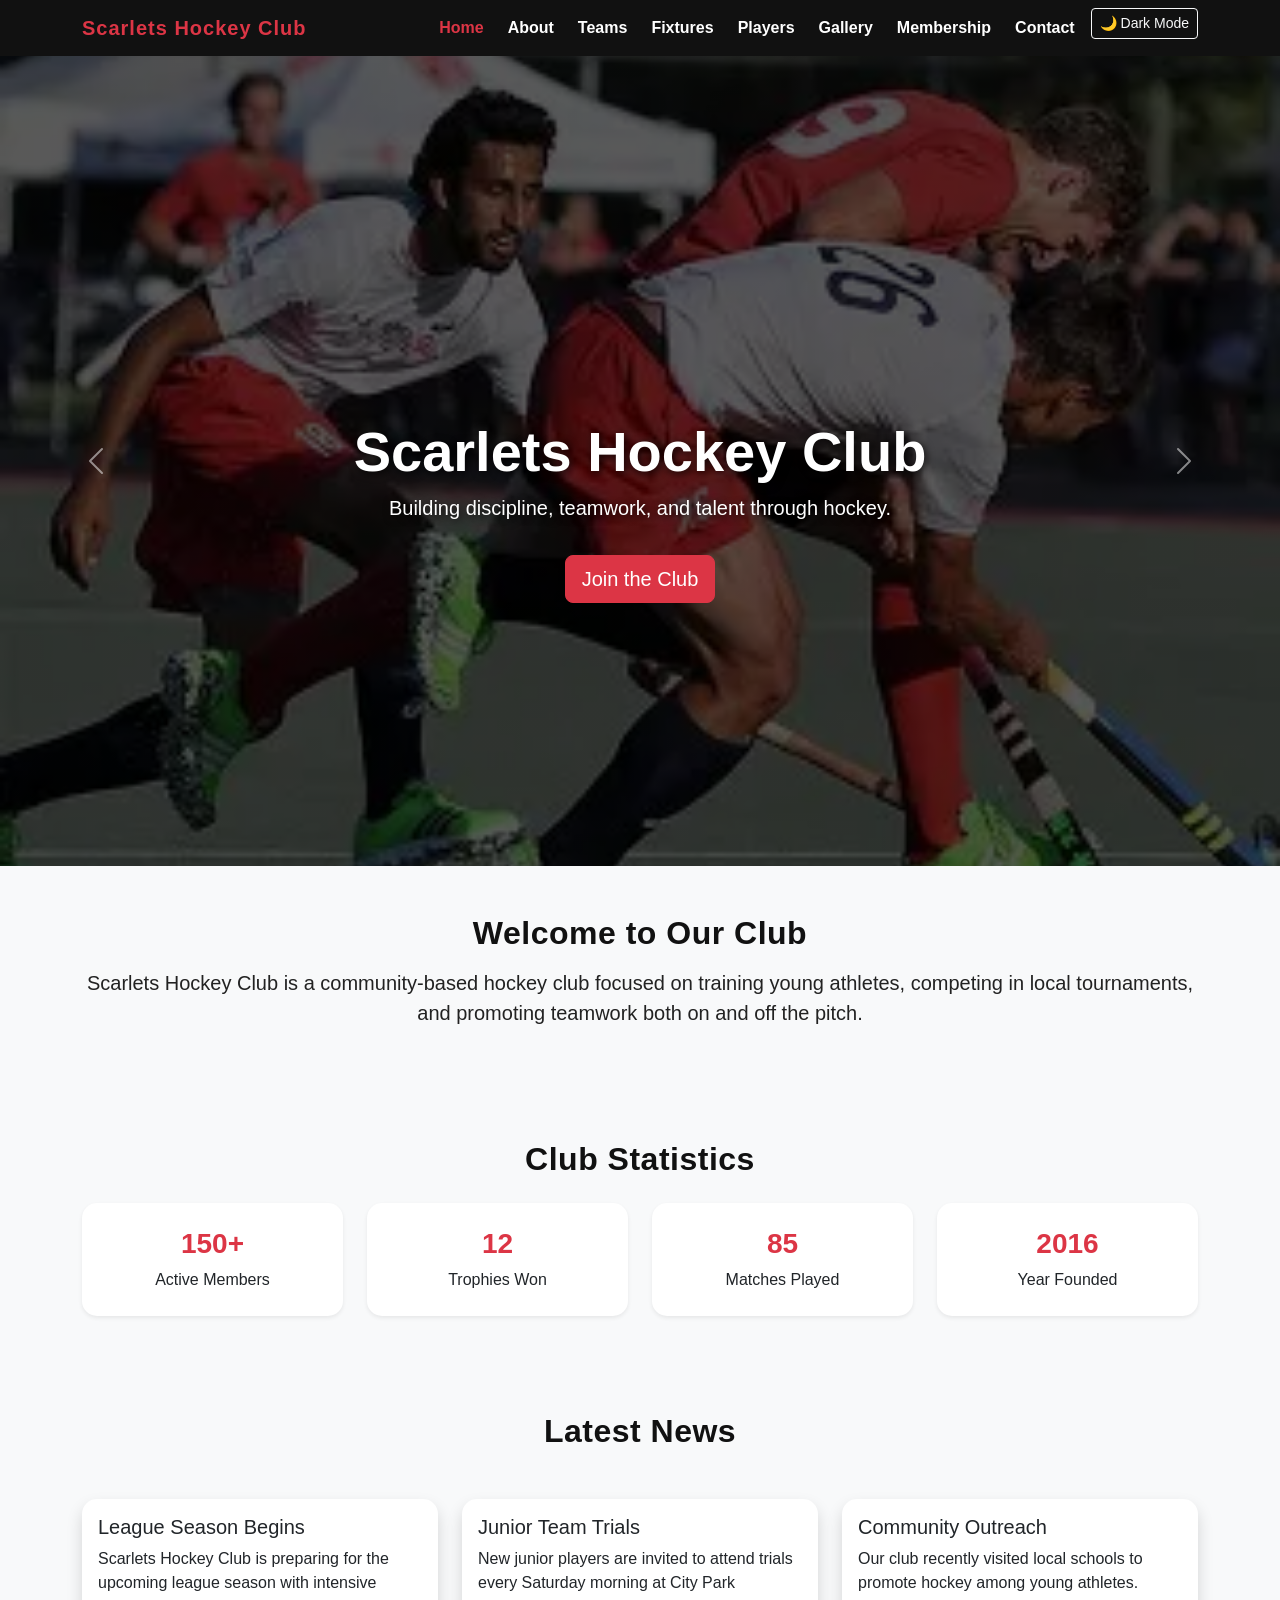
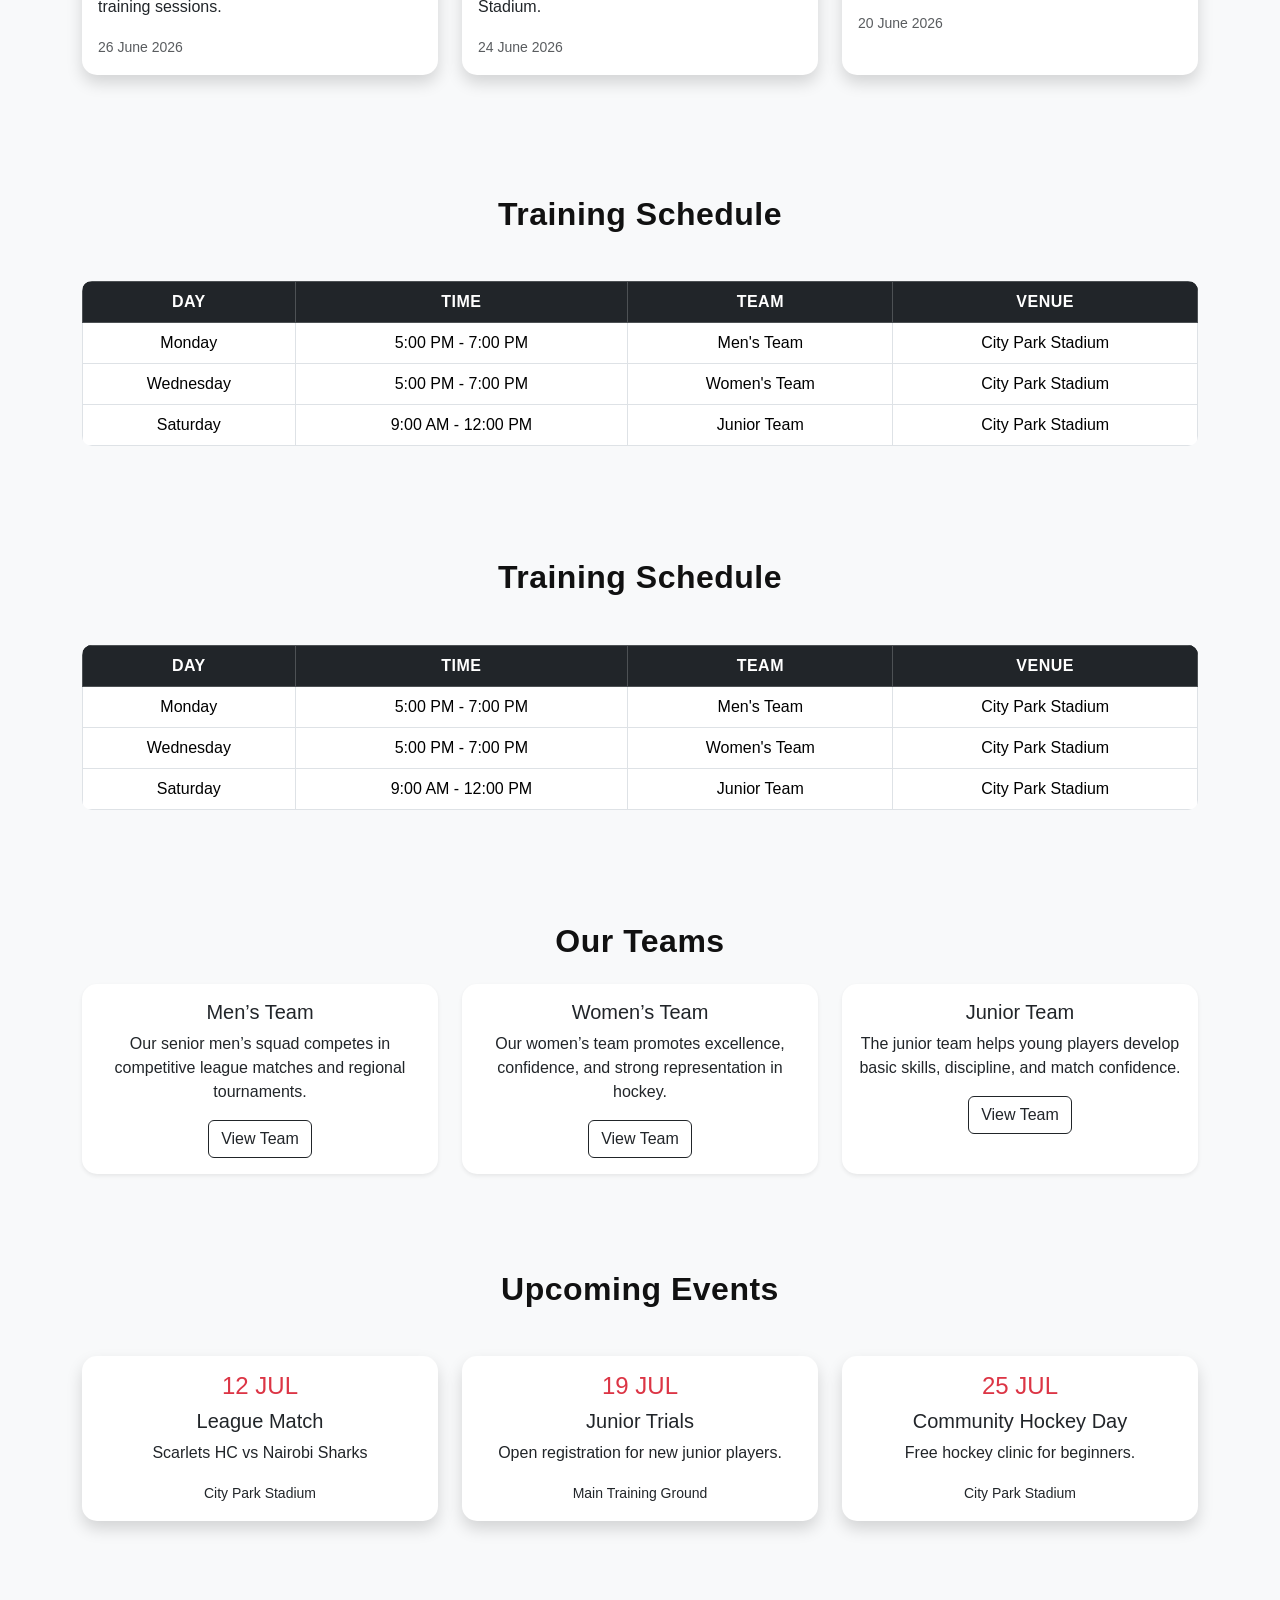
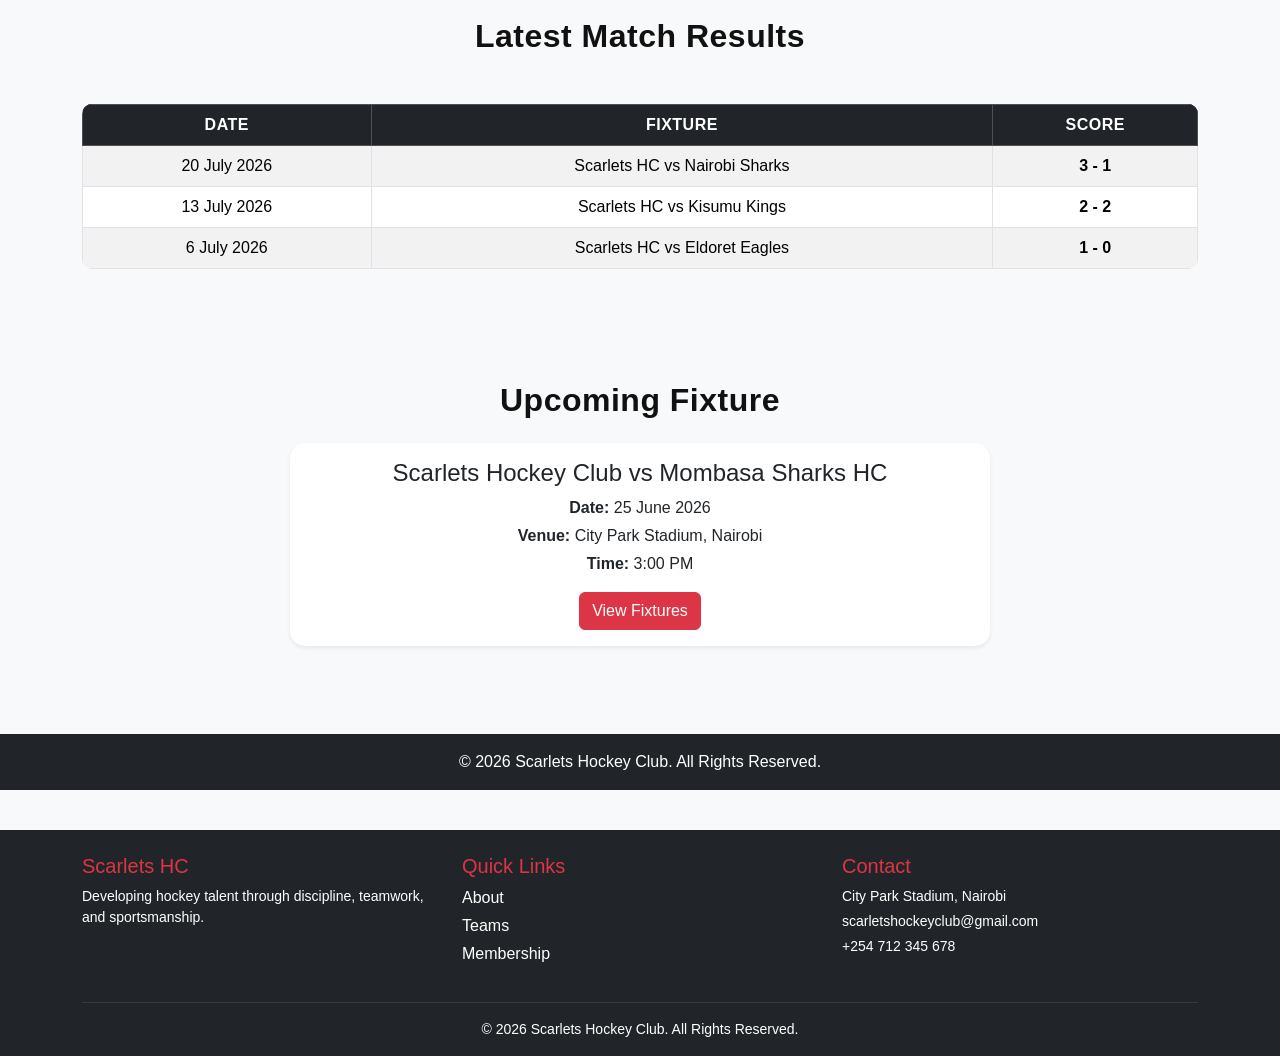
<file: index.html>
<!DOCTYPE html>
<html lang="en">
<head>
  <meta charset="UTF-8">
  <meta name="viewport" content="width=device-width, initial-scale=1.0">
  <title>Scarlets Hockey Club</title>

  <link href="https://cdn.jsdelivr.net/npm/bootstrap@5.3.3/dist/css/bootstrap.min.css" rel="stylesheet">
  <link rel="stylesheet" href="css/style.css">
</head>
<body>

  <nav class="navbar navbar-expand-lg navbar-dark bg-dark fixed-top">
    <div class="container">
      <a class="navbar-brand fw-bold" href="index.html">Scarlets Hockey Club</a>

      <button class="navbar-toggler" type="button" data-bs-toggle="collapse" data-bs-target="#navbarNav">
        <span class="navbar-toggler-icon"></span>
      </button>
      <div class="collapse navbar-collapse" id="navbarNav">
        <ul class="navbar-nav ms-auto">
          <li class="nav-item"><a class="nav-link active" href="index.html">Home</a></li>
          <li class="nav-item"><a class="nav-link" href="about.html">About</a></li>
          <li class="nav-item"><a class="nav-link" href="teams.html">Teams</a></li>
          <li class="nav-item"><a class="nav-link" href="fixtures.html">Fixtures</a></li>
          <li class="nav-item"><a class="nav-link" href="players.html">Players</a></li>
          <li class="nav-item"><a class="nav-link" href="gallery.html">Gallery</a></li>
          <li class="nav-item"><a class="nav-link" href="membership.html">Membership</a></li>
          <li class="nav-item"><a class="nav-link" href="contact.html">Contact</a></li>
      <li class="nav-item ms-2">
    <button id="darkModeBtn" class="btn btn-outline-light btn-sm">
        🌙 Dark Mode
    </button>
</li>
        </ul>
      </div>
    </div>
  </nav>

  <div id="homeCarousel" class="carousel slide" data-bs-ride="carousel">
  <div class="carousel-inner">

    <div class="carousel-item active hero-slide slide-one">
      <div class="carousel-caption">
        <h1 class="display-4 fw-bold">Scarlets Hockey Club</h1>
        <p class="lead">Building discipline, teamwork, and talent through hockey.</p>
        <a href="membership.html" class="btn btn-warning btn-lg mt-3">Join the Club</a>
      </div>
    </div>

    <div class="carousel-item hero-slide slide-two">
      <div class="carousel-caption">
        <h1 class="display-4 fw-bold">Train With Purpose</h1>
        <p class="lead">Improve your skills through structured training sessions.</p>
        <a href="teams.html" class="btn btn-warning btn-lg mt-3">View Teams</a>
      </div>
    </div>

    <div class="carousel-item hero-slide slide-three">
      <div class="carousel-caption">
        <h1 class="display-4 fw-bold">Compete With Pride</h1>
        <p class="lead">Represent Scarlets HC in matches and tournaments.</p>
        <a href="fixtures.html" class="btn btn-warning btn-lg mt-3">View Fixtures</a>
      </div>
    </div>

  </div>

  <button class="carousel-control-prev" type="button" data-bs-target="#homeCarousel" data-bs-slide="prev">
    <span class="carousel-control-prev-icon"></span>
  </button>

  <button class="carousel-control-next" type="button" data-bs-target="#homeCarousel" data-bs-slide="next">
    <span class="carousel-control-next-icon"></span>
  </button>
</div>

  <section class="py-5">
    <div class="container text-center">
      <h2 class="fw-bold mb-3">Welcome to Our Club</h2>
      <p class="lead">
        Scarlets Hockey Club is a community-based hockey club focused on training young athletes,
        competing in local tournaments, and promoting teamwork both on and off the pitch.
      </p>
    </div>
  </section>

  <section class="py-5 bg-light">
  <div class="container">
    <h2 class="text-center fw-bold mb-4">Club Statistics</h2>

    <div class="row g-4 text-center">
      <div class="col-md-3">
        <div class="card shadow-sm p-4">
          <h3 class="text-danger fw-bold">150+</h3>
          <p class="mb-0">Active Members</p>
        </div>
      </div>

      <div class="col-md-3">
        <div class="card shadow-sm p-4">
          <h3 class="text-danger fw-bold">12</h3>
          <p class="mb-0">Trophies Won</p>
        </div>
      </div>

      <div class="col-md-3">
        <div class="card shadow-sm p-4">
          <h3 class="text-danger fw-bold">85</h3>
          <p class="mb-0">Matches Played</p>
        </div>
      </div>

      <div class="col-md-3">
        <div class="card shadow-sm p-4">
          <h3 class="text-danger fw-bold">2016</h3>
          <p class="mb-0">Year Founded</p>
        </div>
      </div>
    </div>
  </div>
</section>
<section class="py-5">
    <div class="container">
        <h2 class="text-center fw-bold mb-5">Latest News</h2>

        <div class="row">

            <div class="col-md-4 mb-4">
                <div class="card shadow h-100">
                    <div class="card-body">
                        <h5 class="card-title">League Season Begins</h5>
                        <p class="card-text">
                            Scarlets Hockey Club is preparing for the upcoming league season with intensive training sessions.
                        </p>
                        <small class="text-muted">26 June 2026</small>
                    </div>
                </div>
            </div>

            <div class="col-md-4 mb-4">
                <div class="card shadow h-100">
                    <div class="card-body">
                        <h5 class="card-title">Junior Team Trials</h5>
                        <p class="card-text">
                            New junior players are invited to attend trials every Saturday morning at City Park Stadium.
                        </p>
                        <small class="text-muted">24 June 2026</small>
                    </div>
                </div>
            </div>

            <div class="col-md-4 mb-4">
                <div class="card shadow h-100">
                    <div class="card-body">
                        <h5 class="card-title">Community Outreach</h5>
                        <p class="card-text">
                            Our club recently visited local schools to promote hockey among young athletes.
                        </p>
                        <small class="text-muted">20 June 2026</small>
                    </div>
                </div>
            </div>

        </div>
    </div>
</section>
<section class="py-5 bg-light">
    <div class="container">
        <h2 class="text-center fw-bold mb-5">Training Schedule</h2>

        <div class="table-responsive">
            <table class="table table-bordered table-hover text-center">
                <thead class="table-dark">
                    <tr>
                        <th>Day</th>
                        <th>Time</th>
                        <th>Team</th>
                        <th>Venue</th>
                    </tr>
                </thead>

                <tbody>
                    <tr>
                        <td>Monday</td>
                        <td>5:00 PM - 7:00 PM</td>
                        <td>Men's Team</td>
                        <td>City Park Stadium</td>
                    </tr>

                    <tr>
                        <td>Wednesday</td>
                        <td>5:00 PM - 7:00 PM</td>
                        <td>Women's Team</td>
                        <td>City Park Stadium</td>
                    </tr>

                    <tr>
                        <td>Saturday</td>
                        <td>9:00 AM - 12:00 PM</td>
                        <td>Junior Team</td>
                        <td>City Park Stadium</td>
                    </tr>
                </tbody>
            </table>
        </div>
    </div>
</section>
<section class="py-5 bg-light">
    <div class="container">
        <h2 class="text-center fw-bold mb-5">Training Schedule</h2>

        <div class="table-responsive">
            <table class="table table-bordered table-hover text-center">

                <thead class="table-dark">
                    <tr>
                        <th>Day</th>
                        <th>Time</th>
                        <th>Team</th>
                        <th>Venue</th>
                    </tr>
                </thead>

                <tbody>
                    <tr>
                        <td>Monday</td>
                        <td>5:00 PM - 7:00 PM</td>
                        <td>Men's Team</td>
                        <td>City Park Stadium</td>
                    </tr>

                    <tr>
                        <td>Wednesday</td>
                        <td>5:00 PM - 7:00 PM</td>
                        <td>Women's Team</td>
                        <td>City Park Stadium</td>
                    </tr>

                    <tr>
                        <td>Saturday</td>
                        <td>9:00 AM - 12:00 PM</td>
                        <td>Junior Team</td>
                        <td>City Park Stadium</td>
                    </tr>

                </tbody>

            </table>
        </div>
    </div>
</section>
  <section class="py-5 bg-light">
    <div class="container">
      <h2 class="text-center fw-bold mb-4">Our Teams</h2>

      <div class="row g-4">
        <div class="col-md-4">
          <div class="card h-100 shadow-sm">
            <div class="card-body text-center">
              <h5 class="card-title">Men’s Team</h5>
              <p class="card-text">Our senior men’s squad competes in competitive league matches and regional tournaments.</p>
              <a href="teams.html" class="btn btn-outline-dark">View Team</a>
            </div>
          </div>
        </div>

        <div class="col-md-4">
          <div class="card h-100 shadow-sm">
            <div class="card-body text-center">
              <h5 class="card-title">Women’s Team</h5>
              <p class="card-text">Our women’s team promotes excellence, confidence, and strong representation in hockey.</p>
              <a href="teams.html" class="btn btn-outline-dark">View Team</a>
            </div>
          </div>
        </div>

        <div class="col-md-4">
          <div class="card h-100 shadow-sm">
            <div class="card-body text-center">
              <h5 class="card-title">Junior Team</h5>
              <p class="card-text">The junior team helps young players develop basic skills, discipline, and match confidence.</p>
              <a href="teams.html" class="btn btn-outline-dark">View Team</a>
            </div>
          </div>
        </div>
      </div>
    </div>
  </section>
  <section class="py-5">
    <div class="container">
        <h2 class="text-center fw-bold mb-5">Upcoming Events</h2>

        <div class="row">

            <div class="col-md-4">
                <div class="card shadow h-100 text-center">
                    <div class="card-body">
                        <h4 class="text-danger">12 JUL</h4>
                        <h5>League Match</h5>
                        <p>Scarlets HC vs Nairobi Sharks</p>
                        <small>City Park Stadium</small>
                    </div>
                </div>
            </div>

            <div class="col-md-4">
                <div class="card shadow h-100 text-center">
                    <div class="card-body">
                        <h4 class="text-danger">19 JUL</h4>
                        <h5>Junior Trials</h5>
                        <p>Open registration for new junior players.</p>
                        <small>Main Training Ground</small>
                    </div>
                </div>
            </div>

            <div class="col-md-4">
                <div class="card shadow h-100 text-center">
                    <div class="card-body">
                        <h4 class="text-danger">25 JUL</h4>
                        <h5>Community Hockey Day</h5>
                        <p>Free hockey clinic for beginners.</p>
                        <small>City Park Stadium</small>
                    </div>
                </div>
            </div>

        </div>
    </div>
</section>

<section class="py-5 bg-light">
    <div class="container">
        <h2 class="text-center fw-bold mb-5">Latest Match Results</h2>

        <div class="table-responsive">
            <table class="table table-striped table-bordered text-center">
                <thead class="table-dark">
                    <tr>
                        <th>Date</th>
                        <th>Fixture</th>
                        <th>Score</th>
                    </tr>
                </thead>

                <tbody>
                    <tr>
                        <td>20 July 2026</td>
                        <td>Scarlets HC vs Nairobi Sharks</td>
                        <td><strong>3 - 1</strong></td>
                    </tr>

                    <tr>
                        <td>13 July 2026</td>
                        <td>Scarlets HC vs Kisumu Kings</td>
                        <td><strong>2 - 2</strong></td>
                    </tr>

                    <tr>
                        <td>6 July 2026</td>
                        <td>Scarlets HC vs Eldoret Eagles</td>
                        <td><strong>1 - 0</strong></td>
                    </tr>
                </tbody>
            </table>
        </div>
    </div>
</section>
  <section class="py-5">
    <div class="container">
      <h2 class="text-center fw-bold mb-4">Upcoming Fixture</h2>

      <div class="card shadow-sm mx-auto" style="max-width: 700px;">
        <div class="card-body text-center">
          <h4>Scarlets Hockey Club vs Mombasa Sharks HC</h4>
          <p class="mb-1"><strong>Date:</strong> 25 June 2026</p>
          <p class="mb-1"><strong>Venue:</strong> City Park Stadium, Nairobi</p>
          <p><strong>Time:</strong> 3:00 PM</p>
          <a href="fixtures.html" class="btn btn-warning">View Fixtures</a>
        </div>
      </div>
    </div>
  </section>

  <footer class="bg-dark text-white text-center py-3">
    <p class="mb-0">&copy; 2026 Scarlets Hockey Club. All Rights Reserved.</p>
  </footer>
<footer class="bg-dark text-white pt-4 pb-3">
  <div class="container">
    <div class="row text-center text-md-start">
      <div class="col-md-4 mb-3">
        <h5 class="text-danger">Scarlets HC</h5>
        <p class="small">Developing hockey talent through discipline, teamwork, and sportsmanship.</p>
      </div>

      <div class="col-md-4 mb-3">
        <h5 class="text-danger">Quick Links</h5>
        <p class="mb-1"><a href="about.html" class="text-white text-decoration-none">About</a></p>
        <p class="mb-1"><a href="teams.html" class="text-white text-decoration-none">Teams</a></p>
        <p class="mb-1"><a href="membership.html" class="text-white text-decoration-none">Membership</a></p>
      </div>

      <div class="col-md-4 mb-3">
        <h5 class="text-danger">Contact</h5>
        <p class="small mb-1">City Park Stadium, Nairobi</p>
        <p class="small mb-1">scarletshockeyclub@gmail.com</p>
        <p class="small mb-0">+254 712 345 678</p>
      </div>
    </div>

    <hr class="border-secondary">
    <p class="text-center small mb-0">&copy; 2026 Scarlets Hockey Club. All Rights Reserved.</p>
  </div>
</footer>
<button id="backToTop" class="btn btn-danger rounded-circle"
    style="position:fixed; bottom:20px; right:20px; display:none; z-index:999;">
    ↑
</button>
<script src="https://cdn.jsdelivr.net/npm/bootstrap@5.3.3/dist/js/bootstrap.bundle.min.js"></script>
  <script src="js/script.js"></script>
</body>
</html>
</file>
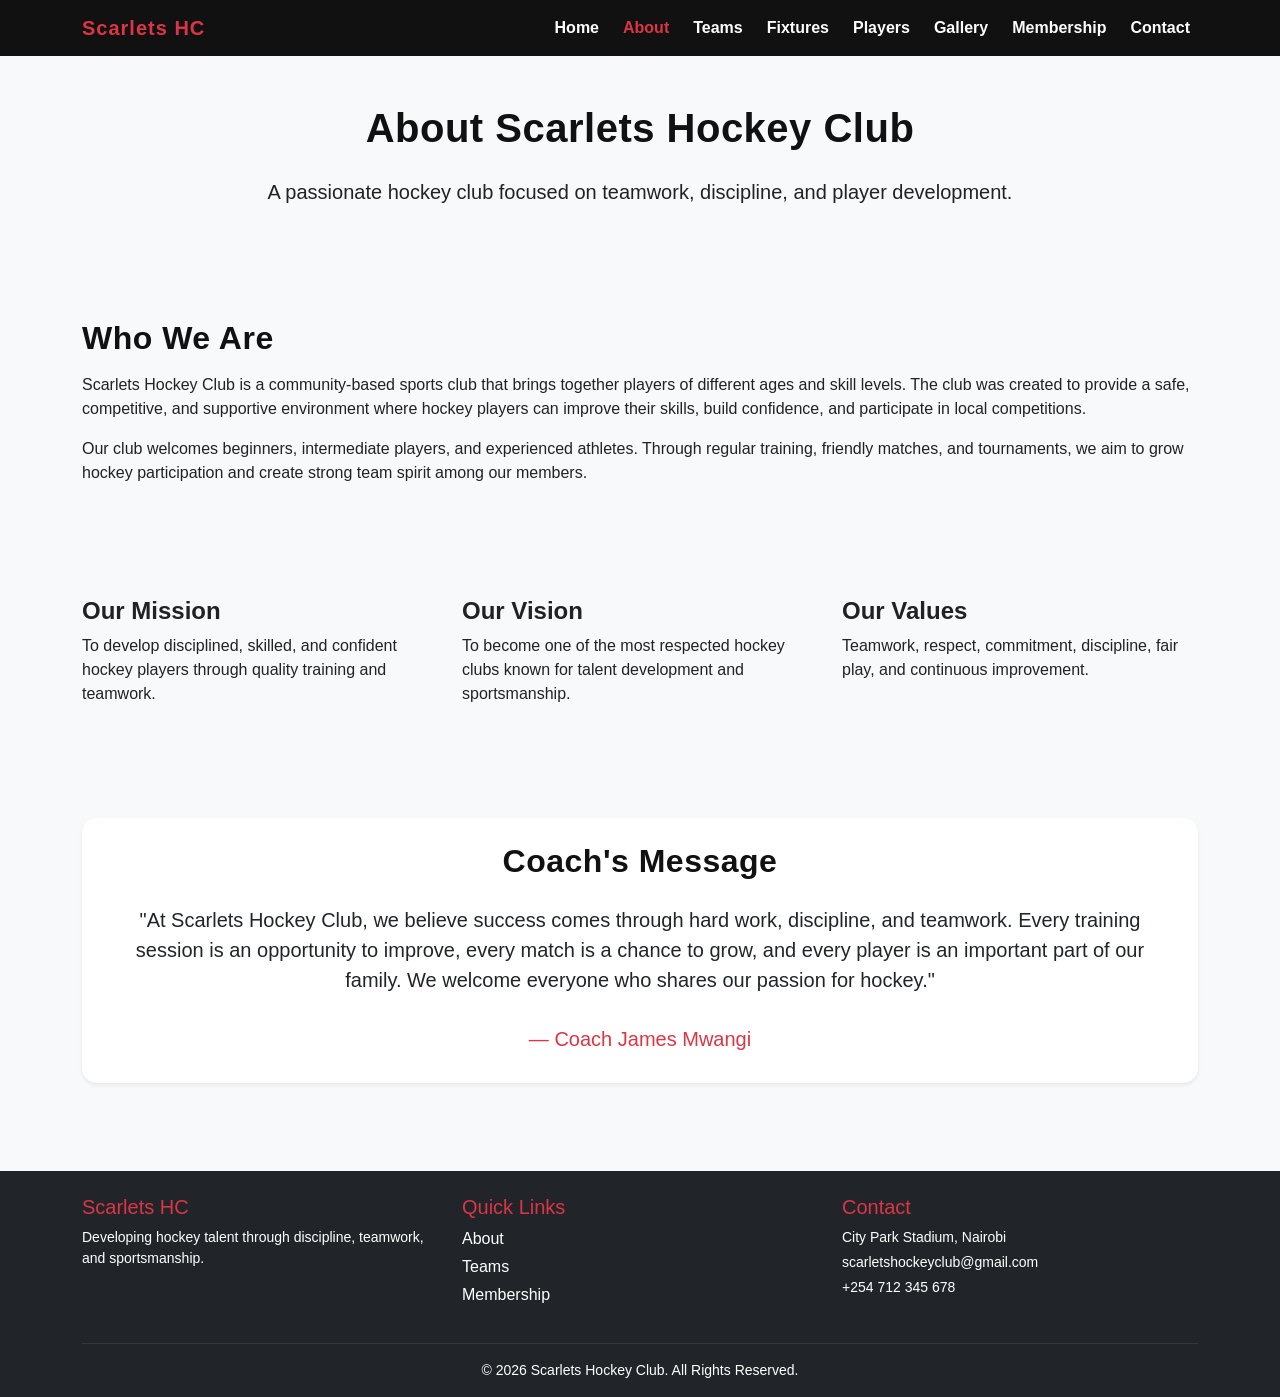
<file: about.html>
<!DOCTYPE html>
<html lang="en">
<head>
  <meta charset="UTF-8">
  <meta name="viewport" content="width=device-width, initial-scale=1.0">
  <title>About Us - Scarlets Hockey Club</title>

  <link href="https://cdn.jsdelivr.net/npm/bootstrap@5.3.3/dist/css/bootstrap.min.css" rel="stylesheet">
  <link rel="stylesheet" href="css/style.css">
</head>
<body>

  <nav class="navbar navbar-expand-lg navbar-dark bg-dark fixed-top">
    <div class="container">
      <a class="navbar-brand fw-bold" href="index.html">Scarlets HC</a>

      <button class="navbar-toggler" type="button" data-bs-toggle="collapse" data-bs-target="#navbarNav">
        <span class="navbar-toggler-icon"></span>
      </button>

      <div class="collapse navbar-collapse" id="navbarNav">
        <ul class="navbar-nav ms-auto">
          <li class="nav-item"><a class="nav-link" href="index.html">Home</a></li>
          <li class="nav-item"><a class="nav-link active" href="about.html">About</a></li>
          <li class="nav-item"><a class="nav-link" href="teams.html">Teams</a></li>
          <li class="nav-item"><a class="nav-link" href="fixtures.html">Fixtures</a></li>
          <li class="nav-item"><a class="nav-link" href="players.html">Players</a></li>
          <li class="nav-item"><a class="nav-link" href="gallery.html">Gallery</a></li>
          <li class="nav-item"><a class="nav-link" href="membership.html">Membership</a></li>
          <li class="nav-item"><a class="nav-link" href="contact.html">Contact</a></li>
        </ul>
      </div>
    </div>
  </nav>

  <section class="py-5 bg-light text-center">
    <div class="container">
      <h1 class="fw-bold">About Scarlets Hockey Club</h1>
      <p class="lead">A passionate hockey club focused on teamwork, discipline, and player development.</p>
    </div>
  </section>

  <section class="py-5">
    <div class="container">
      <h2 class="fw-bold mb-3">Who We Are</h2>
      <p>
        Scarlets Hockey Club is a community-based sports club that brings together players of different ages and skill levels.
        The club was created to provide a safe, competitive, and supportive environment where hockey players can improve their
        skills, build confidence, and participate in local competitions.
      </p>

      <p>
        Our club welcomes beginners, intermediate players, and experienced athletes. Through regular training, friendly matches,
        and tournaments, we aim to grow hockey participation and create strong team spirit among our members.
      </p>
    </div>
  </section>

  <section class="py-5 bg-light">
    <div class="container">
      <div class="row g-4">
        <div class="col-md-4">
          <h4 class="fw-bold">Our Mission</h4>
          <p>To develop disciplined, skilled, and confident hockey players through quality training and teamwork.</p>
        </div>

        <div class="col-md-4">
          <h4 class="fw-bold">Our Vision</h4>
          <p>To become one of the most respected hockey clubs known for talent development and sportsmanship.</p>
        </div>

        <div class="col-md-4">
          <h4 class="fw-bold">Our Values</h4>
          <p>Teamwork, respect, commitment, discipline, fair play, and continuous improvement.</p>
        </div>
      </div>
    </div>
  </section>
<section class="py-5 bg-light">
    <div class="container">
        <div class="card shadow-sm p-4">
            <h2 class="text-center fw-bold mb-4">Coach's Message</h2>

            <p class="lead text-center">
                "At Scarlets Hockey Club, we believe success comes through hard work,
                discipline, and teamwork. Every training session is an opportunity to
                improve, every match is a chance to grow, and every player is an
                important part of our family. We welcome everyone who shares our
                passion for hockey."
            </p>

            <h5 class="text-center text-danger mt-3">
                — Coach James Mwangi
            </h5>
        </div>
    </div>
</section>
  <footer class="bg-dark text-white pt-4 pb-3">
  <div class="container">
    <div class="row text-center text-md-start">
      <div class="col-md-4 mb-3">
        <h5 class="text-danger">Scarlets HC</h5>
        <p class="small">Developing hockey talent through discipline, teamwork, and sportsmanship.</p>
      </div>

      <div class="col-md-4 mb-3">
        <h5 class="text-danger">Quick Links</h5>
        <p class="mb-1"><a href="about.html" class="text-white text-decoration-none">About</a></p>
        <p class="mb-1"><a href="teams.html" class="text-white text-decoration-none">Teams</a></p>
        <p class="mb-1"><a href="membership.html" class="text-white text-decoration-none">Membership</a></p>
      </div>

      <div class="col-md-4 mb-3">
        <h5 class="text-danger">Contact</h5>
        <p class="small mb-1">City Park Stadium, Nairobi</p>
        <p class="small mb-1">scarletshockeyclub@gmail.com</p>
        <p class="small mb-0">+254 712 345 678</p>
      </div>
    </div>

    <hr class="border-secondary">
    <p class="text-center small mb-0">&copy; 2026 Scarlets Hockey Club. All Rights Reserved.</p>
  </div>
</footer>

  <script src="https://cdn.jsdelivr.net/npm/bootstrap@5.3.3/dist/js/bootstrap.bundle.min.js"></script>
</body>
</html>
</file>
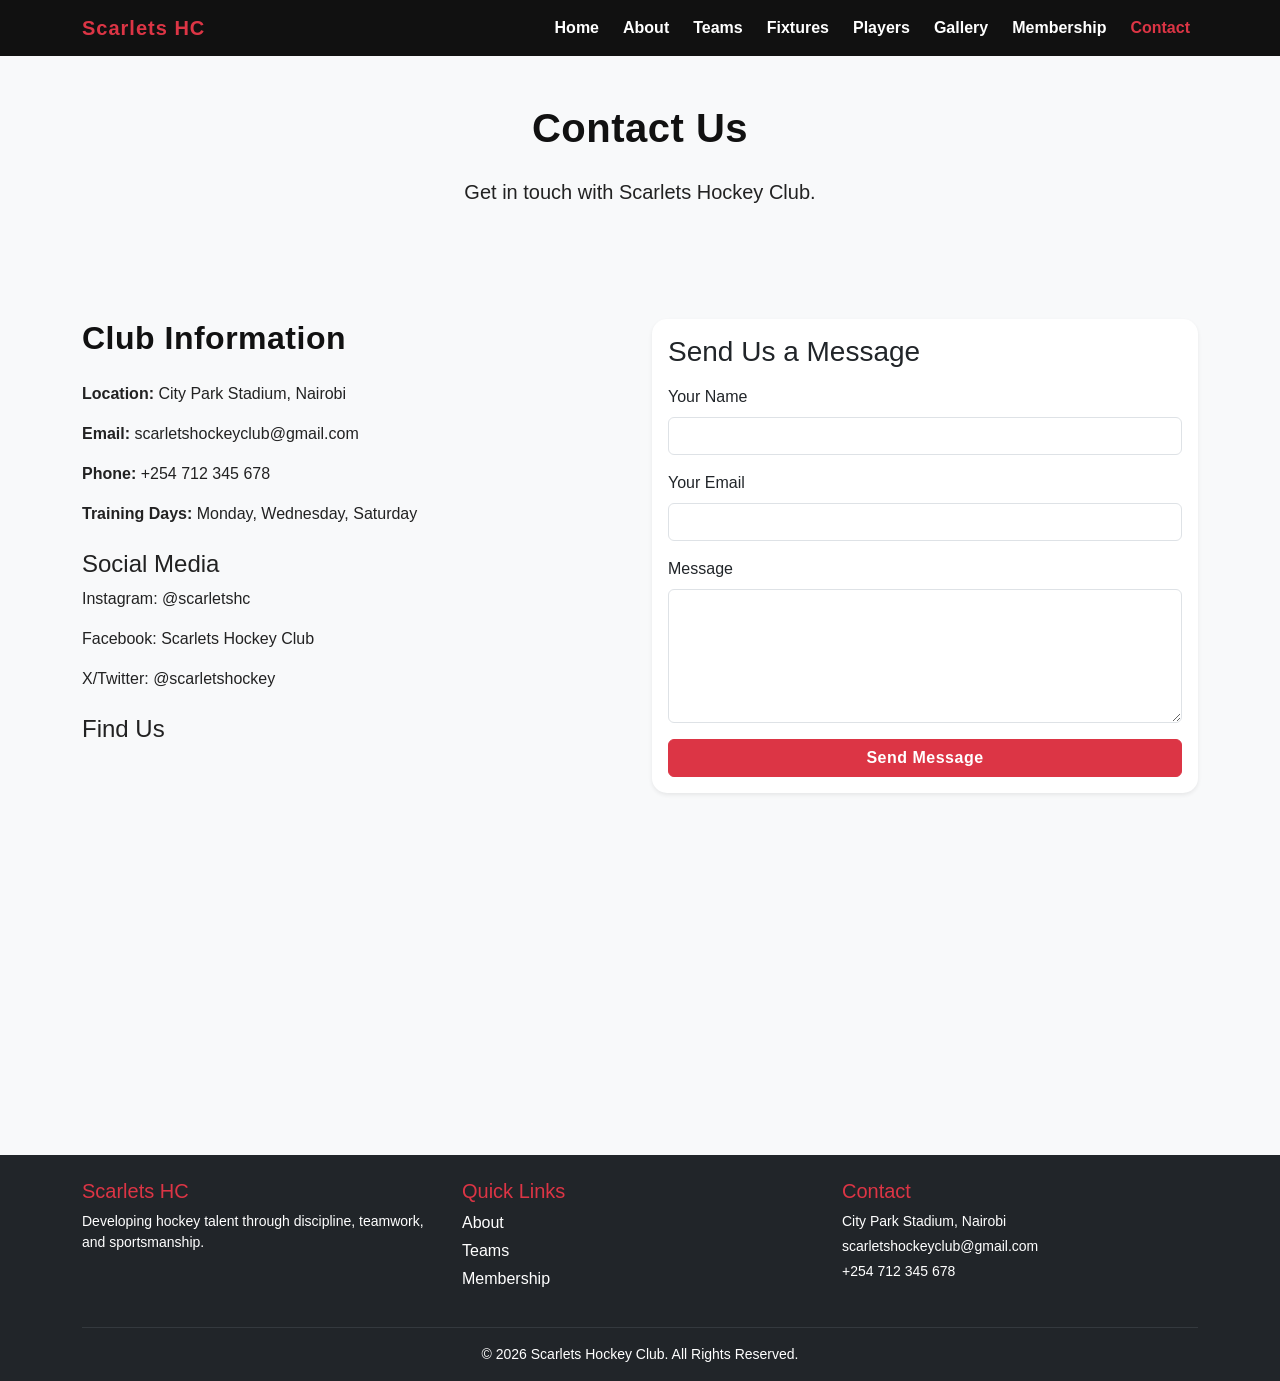
<file: contact.html>
<!DOCTYPE html>
<html lang="en">
<head>
  <meta charset="UTF-8">
  <meta name="viewport" content="width=device-width, initial-scale=1.0">
  <title>Contact - Scarlets Hockey Club</title>

  <link href="https://cdn.jsdelivr.net/npm/bootstrap@5.3.3/dist/css/bootstrap.min.css" rel="stylesheet">
  <link rel="stylesheet" href="css/style.css">
</head>
<body>

<nav class="navbar navbar-expand-lg navbar-dark bg-dark fixed-top">
  <div class="container">
    <a class="navbar-brand fw-bold" href="index.html">Scarlets HC</a>
    <button class="navbar-toggler" type="button" data-bs-toggle="collapse" data-bs-target="#navbarNav">
      <span class="navbar-toggler-icon"></span>
    </button>

    <div class="collapse navbar-collapse" id="navbarNav">
      <ul class="navbar-nav ms-auto">
        <li class="nav-item"><a class="nav-link" href="index.html">Home</a></li>
        <li class="nav-item"><a class="nav-link" href="about.html">About</a></li>
        <li class="nav-item"><a class="nav-link" href="teams.html">Teams</a></li>
        <li class="nav-item"><a class="nav-link" href="fixtures.html">Fixtures</a></li>
        <li class="nav-item"><a class="nav-link" href="players.html">Players</a></li>
        <li class="nav-item"><a class="nav-link" href="gallery.html">Gallery</a></li>
        <li class="nav-item"><a class="nav-link" href="membership.html">Membership</a></li>
        <li class="nav-item"><a class="nav-link active" href="contact.html">Contact</a></li>
      </ul>
    </div>
  </div>
</nav>

<section class="py-5 bg-light text-center">
  <div class="container">
    <h1 class="fw-bold">Contact Us</h1>
    <p class="lead">Get in touch with Scarlets Hockey Club.</p>
  </div>
</section>

<section class="container py-5">
  <div class="row g-4">
    <div class="col-md-6">
      <h2 class="fw-bold">Club Information</h2>
      <p><strong>Location:</strong> City Park Stadium, Nairobi</p>
      <p><strong>Email:</strong> scarletshockeyclub@gmail.com</p>
      <p><strong>Phone:</strong> +254 712 345 678</p>
      <p><strong>Training Days:</strong> Monday, Wednesday, Saturday</p>

      <h4 class="mt-4">Social Media</h4>
      <p>Instagram: @scarletshc</p>
      <p>Facebook: Scarlets Hockey Club</p>
      <p>X/Twitter: @scarletshockey</p>

      <h4 class="mt-4">Find Us</h4>

<div class="ratio ratio-16x9 mt-3">
    <iframe
        src="https://www.google.com/maps?q=City+Park+Stadium+Nairobi&output=embed"
        style="border:0;"
        allowfullscreen=""
        loading="lazy">
    </iframe>
</div>
    </div>

    <div class="col-md-6">
      <div class="card shadow-sm">
        <div class="card-body">
          <h3 class="mb-3">Send Us a Message</h3>

          <form>
            <div class="mb-3">
              <label class="form-label">Your Name</label>
              <input type="text" class="form-control">
            </div>

            <div class="mb-3">
              <label class="form-label">Your Email</label>
              <input type="email" class="form-control">
            </div>

            <div class="mb-3">
              <label class="form-label">Message</label>
              <textarea class="form-control" rows="5"></textarea>
            </div>

            <button type="submit" class="btn btn-danger w-100">Send Message</button>
          </form>
        </div>
      </div>
    </div>
  </div>
</section>
<footer class="bg-dark text-white pt-4 pb-3">
  <div class="container">
    <div class="row text-center text-md-start">
      <div class="col-md-4 mb-3">
        <h5 class="text-danger">Scarlets HC</h5>
        <p class="small">Developing hockey talent through discipline, teamwork, and sportsmanship.</p>
      </div>

      <div class="col-md-4 mb-3">
        <h5 class="text-danger">Quick Links</h5>
        <p class="mb-1"><a href="about.html" class="text-white text-decoration-none">About</a></p>
        <p class="mb-1"><a href="teams.html" class="text-white text-decoration-none">Teams</a></p>
        <p class="mb-1"><a href="membership.html" class="text-white text-decoration-none">Membership</a></p>
      </div>

      <div class="col-md-4 mb-3">
        <h5 class="text-danger">Contact</h5>
        <p class="small mb-1">City Park Stadium, Nairobi</p>
        <p class="small mb-1">scarletshockeyclub@gmail.com</p>
        <p class="small mb-0">+254 712 345 678</p>
      </div>
    </div>

    <hr class="border-secondary">
    <p class="text-center small mb-0">&copy; 2026 Scarlets Hockey Club. All Rights Reserved.</p>
  </div>
</footer>

<script src="https://cdn.jsdelivr.net/npm/bootstrap@5.3.3/dist/js/bootstrap.bundle.min.js"></script>
</body>
</html>
</file>
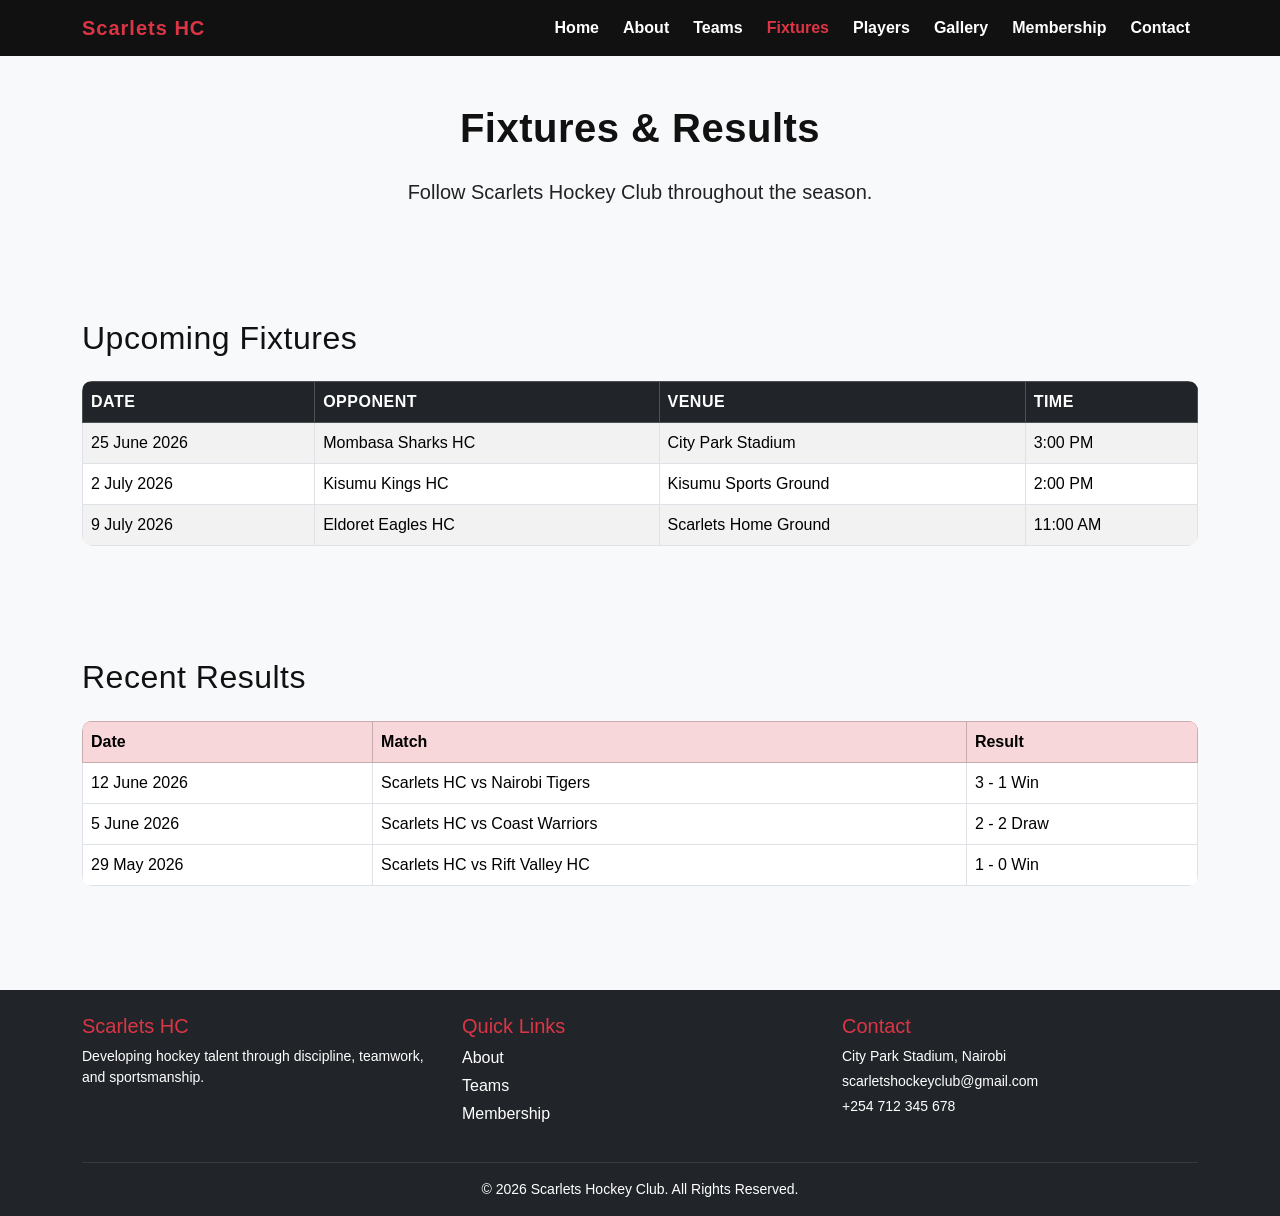
<file: fixtures.html>
<!DOCTYPE html>
<html lang="en">
<head>
    <meta charset="UTF-8">
    <meta name="viewport" content="width=device-width, initial-scale=1.0">
    <title>Fixtures - Scarlets Hockey Club</title>

    <link href="https://cdn.jsdelivr.net/npm/bootstrap@5.3.3/dist/css/bootstrap.min.css" rel="stylesheet">
    <link rel="stylesheet" href="css/style.css">
</head>
<body>

<nav class="navbar navbar-expand-lg navbar-dark bg-dark fixed-top">
    <div class="container">
        <a class="navbar-brand fw-bold" href="index.html">Scarlets HC</a>

        <button class="navbar-toggler" type="button" data-bs-toggle="collapse" data-bs-target="#navbarNav">
            <span class="navbar-toggler-icon"></span>
        </button>

        <div class="collapse navbar-collapse" id="navbarNav">
            <ul class="navbar-nav ms-auto">
                <li class="nav-item"><a class="nav-link" href="index.html">Home</a></li>
                <li class="nav-item"><a class="nav-link" href="about.html">About</a></li>
                <li class="nav-item"><a class="nav-link" href="teams.html">Teams</a></li>
                <li class="nav-item"><a class="nav-link active" href="fixtures.html">Fixtures</a></li>
                <li class="nav-item"><a class="nav-link" href="players.html">Players</a></li>
                <li class="nav-item"><a class="nav-link" href="gallery.html">Gallery</a></li>
                <li class="nav-item"><a class="nav-link" href="membership.html">Membership</a></li>
                <li class="nav-item"><a class="nav-link" href="contact.html">Contact</a></li>
            </ul>
        </div>
    </div>
</nav>

<section class="py-5 bg-light text-center">
    <div class="container">
        <h1 class="fw-bold">Fixtures & Results</h1>
        <p class="lead">Follow Scarlets Hockey Club throughout the season.</p>
    </div>
</section>

<section class="container py-5">
    <h2 class="mb-4">Upcoming Fixtures</h2>

    <div class="table-responsive">
        <table class="table table-striped table-bordered">
            <thead class="table-dark">
                <tr>
                    <th>Date</th>
                    <th>Opponent</th>
                    <th>Venue</th>
                    <th>Time</th>
                </tr>
            </thead>
            <tbody>
                <tr>
                    <td>25 June 2026</td>
                    <td>Mombasa Sharks HC</td>
                    <td>City Park Stadium</td>
                    <td>3:00 PM</td>
                </tr>
                <tr>
                    <td>2 July 2026</td>
                    <td>Kisumu Kings HC</td>
                    <td>Kisumu Sports Ground</td>
                    <td>2:00 PM</td>
                </tr>
                <tr>
                    <td>9 July 2026</td>
                    <td>Eldoret Eagles HC</td>
                    <td>Scarlets Home Ground</td>
                    <td>11:00 AM</td>
                </tr>
            </tbody>
        </table>
    </div>
</section>

<section class="container py-5">
    <h2 class="mb-4">Recent Results</h2>

    <div class="table-responsive">
        <table class="table table-bordered">
            <thead class="table-danger">
                <tr>
                    <th>Date</th>
                    <th>Match</th>
                    <th>Result</th>
                </tr>
            </thead>
            <tbody>
                <tr>
                    <td>12 June 2026</td>
                    <td>Scarlets HC vs Nairobi Tigers</td>
                    <td>3 - 1 Win</td>
                </tr>
                <tr>
                    <td>5 June 2026</td>
                    <td>Scarlets HC vs Coast Warriors</td>
                    <td>2 - 2 Draw</td>
                </tr>
                <tr>
                    <td>29 May 2026</td>
                    <td>Scarlets HC vs Rift Valley HC</td>
                    <td>1 - 0 Win</td>
                </tr>
            </tbody>
        </table>
    </div>
</section>
<footer class="bg-dark text-white pt-4 pb-3">
  <div class="container">
    <div class="row text-center text-md-start">
      <div class="col-md-4 mb-3">
        <h5 class="text-danger">Scarlets HC</h5>
        <p class="small">Developing hockey talent through discipline, teamwork, and sportsmanship.</p>
      </div>

      <div class="col-md-4 mb-3">
        <h5 class="text-danger">Quick Links</h5>
        <p class="mb-1"><a href="about.html" class="text-white text-decoration-none">About</a></p>
        <p class="mb-1"><a href="teams.html" class="text-white text-decoration-none">Teams</a></p>
        <p class="mb-1"><a href="membership.html" class="text-white text-decoration-none">Membership</a></p>
      </div>

      <div class="col-md-4 mb-3">
        <h5 class="text-danger">Contact</h5>
        <p class="small mb-1">City Park Stadium, Nairobi</p>
        <p class="small mb-1">scarletshockeyclub@gmail.com</p>
        <p class="small mb-0">+254 712 345 678</p>
      </div>
    </div>

    <hr class="border-secondary">
    <p class="text-center small mb-0">&copy; 2026 Scarlets Hockey Club. All Rights Reserved.</p>
  </div>
</footer>
<script src="https://cdn.jsdelivr.net/npm/bootstrap@5.3.3/dist/js/bootstrap.bundle.min.js"></script>
</body>
</html>
</file>
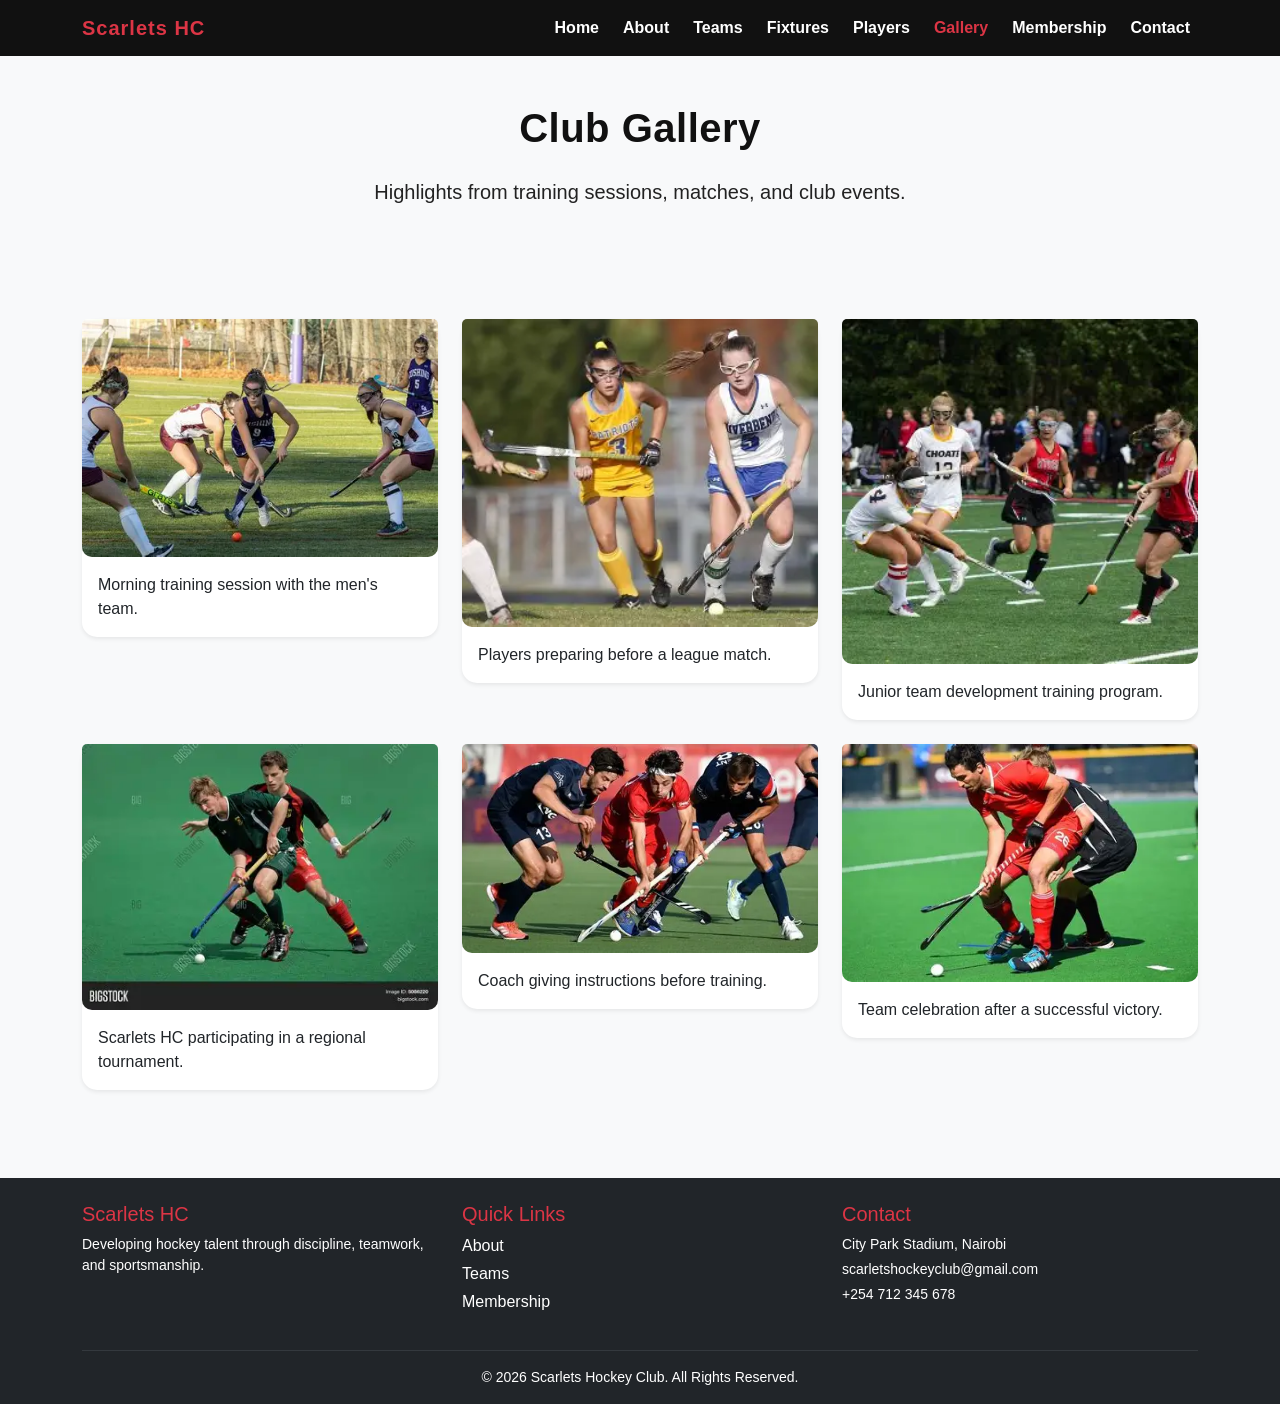
<file: gallery.html>
<!DOCTYPE html>
<html lang="en">
<head>
    <meta charset="UTF-8">
    <meta name="viewport" content="width=device-width, initial-scale=1.0">
    <title>Gallery - Scarlets Hockey Club</title>

    <link href="https://cdn.jsdelivr.net/npm/bootstrap@5.3.3/dist/css/bootstrap.min.css" rel="stylesheet">
    <link rel="stylesheet" href="css/style.css">
</head>
<body>

<nav class="navbar navbar-expand-lg navbar-dark bg-dark fixed-top">
    <div class="container">
        <a class="navbar-brand fw-bold" href="index.html">Scarlets HC</a>

        <button class="navbar-toggler" type="button" data-bs-toggle="collapse" data-bs-target="#navbarNav">
            <span class="navbar-toggler-icon"></span>
        </button>

        <div class="collapse navbar-collapse" id="navbarNav">
            <ul class="navbar-nav ms-auto">
                <li class="nav-item"><a class="nav-link" href="index.html">Home</a></li>
                <li class="nav-item"><a class="nav-link" href="about.html">About</a></li>
                <li class="nav-item"><a class="nav-link" href="teams.html">Teams</a></li>
                <li class="nav-item"><a class="nav-link" href="fixtures.html">Fixtures</a></li>
                <li class="nav-item"><a class="nav-link" href="players.html">Players</a></li>
                <li class="nav-item"><a class="nav-link active" href="gallery.html">Gallery</a></li>
                <li class="nav-item"><a class="nav-link" href="membership.html">Membership</a></li>
                <li class="nav-item"><a class="nav-link" href="contact.html">Contact</a></li>
            </ul>
        </div>
    </div>
</nav>

<section class="py-5 bg-light text-center">
    <div class="container">
        <h1 class="fw-bold">Club Gallery</h1>
        <p class="lead">Highlights from training sessions, matches, and club events.</p>
    </div>
</section>

<section class="container py-5">
    <div class="row g-4">

        <div class="col-md-4">
            <div class="card shadow-sm">
               <img src="assets/images/gallery1.webp" class="card-img-top gallery-img" alt="Training Session">

                <div class="card-body">
                    <p class="card-text">Morning training session with the men's team.</p>
                </div>
            </div>
        </div>

        <div class="col-md-4">
            <div class="card shadow-sm">
                <img src="assets/images/gallery2.webp" class="card-img-top gallery-img" alt="Match Day">
                
                <div class="card-body">
                    <p class="card-text">Players preparing before a league match.</p>
                </div>
            </div>
        </div>

        <div class="col-md-4">
            <div class="card shadow-sm">
                <img src="assets/images/gallery3.webp" class="card-img-top gallery-img" alt="Junior Team">
                <div class="card-body">
                    <p class="card-text">Junior team development training program.</p>
                </div>
            </div>
        </div>

        <div class="col-md-4">
            <div class="card shadow-sm">
                <img src="assets/images/gallery4.webp" class="card-img-top gallery-img" alt="Tournament">
                <div class="card-body">
                    <p class="card-text">Scarlets HC participating in a regional tournament.</p>
                </div>
            </div>
        </div>

        <div class="col-md-4">
            <div class="card shadow-sm">
                <img src="assets/images/gallery5.webp" class="card-img-top gallery-img" alt="Team Talk">
                <div class="card-body">
                    <p class="card-text">Coach giving instructions before training.</p>
                </div>
            </div>
        </div>

        <div class="col-md-4">
            <div class="card shadow-sm">
                <img src="assets/images/gallery6.webp" class="card-img-top gallery-img" alt="Celebration">
                <div class="card-body">
                    <p class="card-text">Team celebration after a successful victory.</p>
                </div>
            </div>
        </div>

    </div>
</section>
<footer class="bg-dark text-white pt-4 pb-3">
  <div class="container">
    <div class="row text-center text-md-start">
      <div class="col-md-4 mb-3">
        <h5 class="text-danger">Scarlets HC</h5>
        <p class="small">Developing hockey talent through discipline, teamwork, and sportsmanship.</p>
      </div>

      <div class="col-md-4 mb-3">
        <h5 class="text-danger">Quick Links</h5>
        <p class="mb-1"><a href="about.html" class="text-white text-decoration-none">About</a></p>
        <p class="mb-1"><a href="teams.html" class="text-white text-decoration-none">Teams</a></p>
        <p class="mb-1"><a href="membership.html" class="text-white text-decoration-none">Membership</a></p>
      </div>

      <div class="col-md-4 mb-3">
        <h5 class="text-danger">Contact</h5>
        <p class="small mb-1">City Park Stadium, Nairobi</p>
        <p class="small mb-1">scarletshockeyclub@gmail.com</p>
        <p class="small mb-0">+254 712 345 678</p>
      </div>
    </div>

    <hr class="border-secondary">
    <p class="text-center small mb-0">&copy; 2026 Scarlets Hockey Club. All Rights Reserved.</p>
  </div>
</footer>

<script src="https://cdn.jsdelivr.net/npm/bootstrap@5.3.3/dist/js/bootstrap.bundle.min.js"></script>
</body>
</html>
</file>
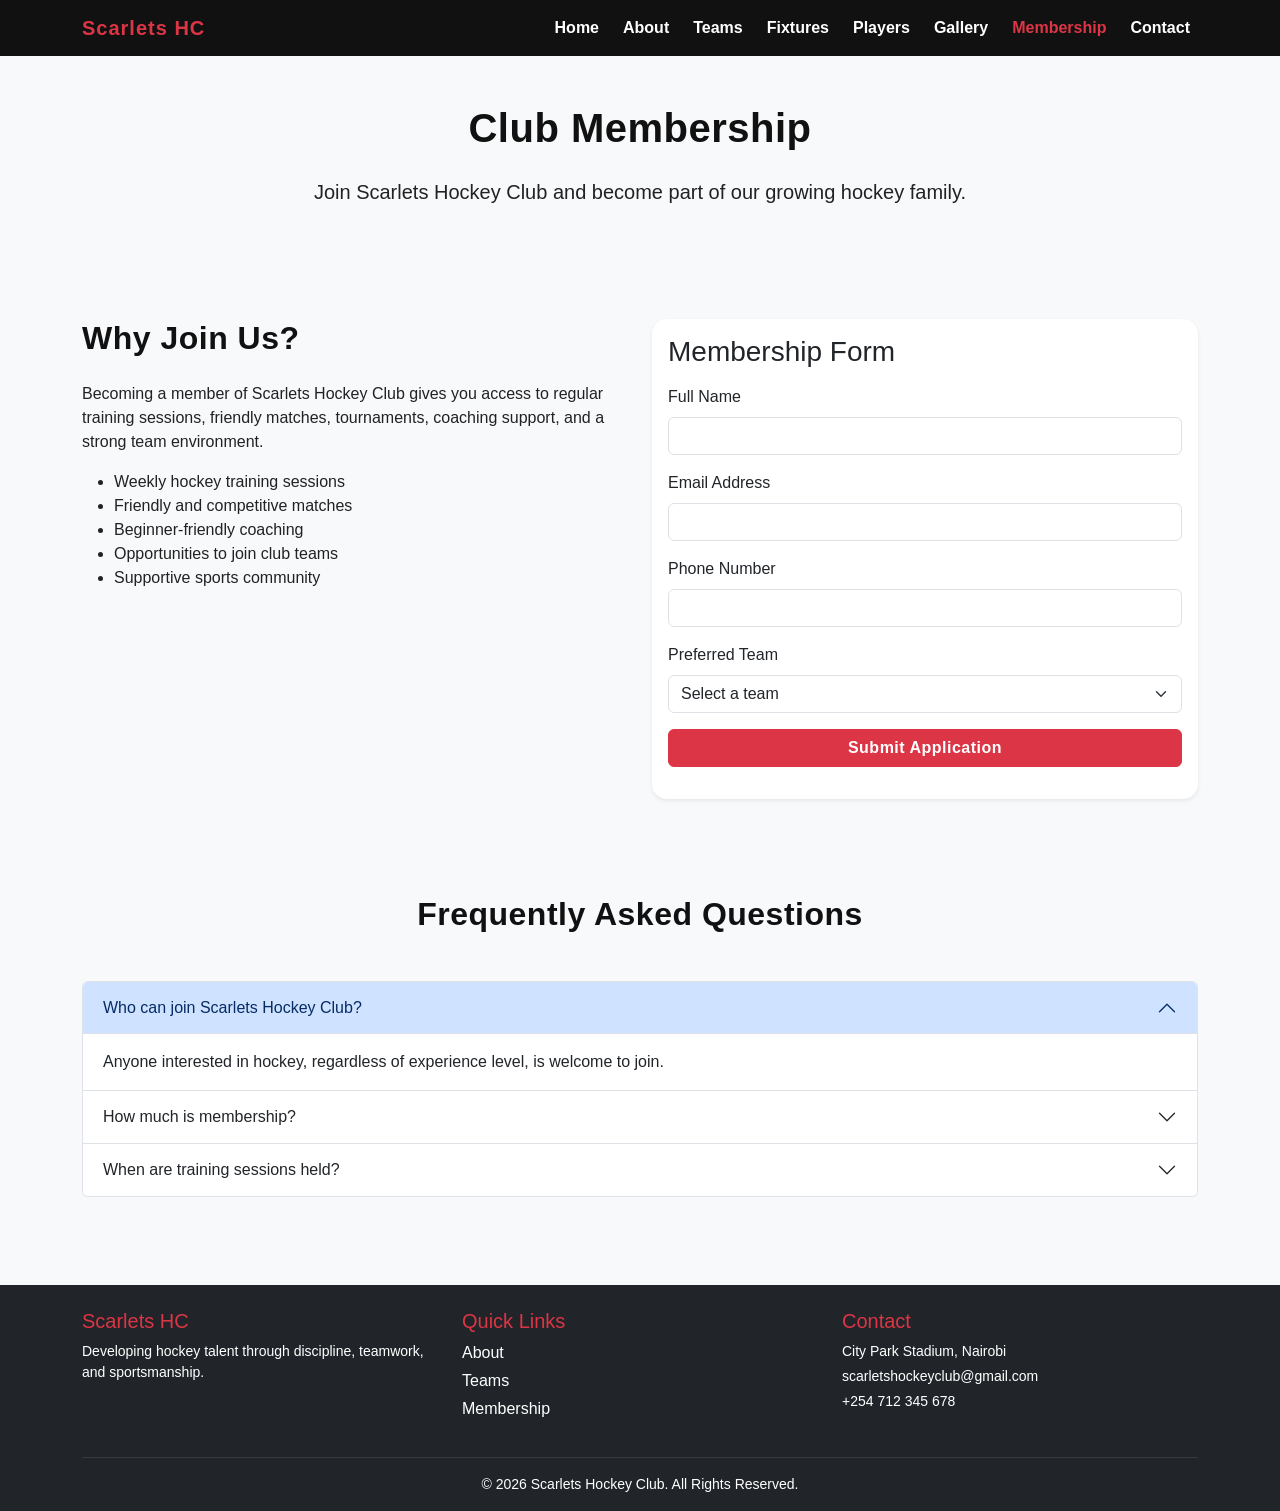
<file: membership.html>
<!DOCTYPE html>
<html lang="en">
<head>
  <meta charset="UTF-8">
  <meta name="viewport" content="width=device-width, initial-scale=1.0">
  <title>Membership - Scarlets Hockey Club</title>

  <link href="https://cdn.jsdelivr.net/npm/bootstrap@5.3.3/dist/css/bootstrap.min.css" rel="stylesheet">
  <link rel="stylesheet" href="css/style.css">
</head>
<body>

<nav class="navbar navbar-expand-lg navbar-dark bg-dark fixed-top">
  <div class="container">
    <a class="navbar-brand fw-bold" href="index.html">Scarlets HC</a>

    <button class="navbar-toggler" type="button" data-bs-toggle="collapse" data-bs-target="#navbarNav">
      <span class="navbar-toggler-icon"></span>
    </button>

    <div class="collapse navbar-collapse" id="navbarNav">
      <ul class="navbar-nav ms-auto">
        <li class="nav-item"><a class="nav-link" href="index.html">Home</a></li>
        <li class="nav-item"><a class="nav-link" href="about.html">About</a></li>
        <li class="nav-item"><a class="nav-link" href="teams.html">Teams</a></li>
        <li class="nav-item"><a class="nav-link" href="fixtures.html">Fixtures</a></li>
        <li class="nav-item"><a class="nav-link" href="players.html">Players</a></li>
        <li class="nav-item"><a class="nav-link" href="gallery.html">Gallery</a></li>
        <li class="nav-item"><a class="nav-link active" href="membership.html">Membership</a></li>
        <li class="nav-item"><a class="nav-link" href="contact.html">Contact</a></li>
      </ul>
    </div>
  </div>
</nav>

<section class="py-5 bg-light text-center">
  <div class="container">
    <h1 class="fw-bold">Club Membership</h1>
    <p class="lead">Join Scarlets Hockey Club and become part of our growing hockey family.</p>
  </div>
</section>

<section class="container py-5">
  <div class="row g-4">
    <div class="col-md-6">
      <h2 class="fw-bold">Why Join Us?</h2>
      <p>
        Becoming a member of Scarlets Hockey Club gives you access to regular training sessions,
        friendly matches, tournaments, coaching support, and a strong team environment.
      </p>

      <ul>
        <li>Weekly hockey training sessions</li>
        <li>Friendly and competitive matches</li>
        <li>Beginner-friendly coaching</li>
        <li>Opportunities to join club teams</li>
        <li>Supportive sports community</li>
      </ul>
    </div>

    <div class="col-md-6">
      <div class="card shadow-sm">
        <div class="card-body">
          <h3 class="mb-3">Membership Form</h3>

          <form id="membershipForm">
            <div class="mb-3">
              <label for="fullName" class="form-label">Full Name</label>
              <input type="text" id="fullName" class="form-control">
            </div>

            <div class="mb-3">
              <label for="email" class="form-label">Email Address</label>
              <input type="email" id="email" class="form-control">
            </div>

            <div class="mb-3">
              <label for="phone" class="form-label">Phone Number</label>
              <input type="text" id="phone" class="form-control">
            </div>

            <div class="mb-3">
              <label for="team" class="form-label">Preferred Team</label>
              <select id="team" class="form-select">
                <option value="">Select a team</option>
                <option>Men’s Team</option>
                <option>Women’s Team</option>
                <option>Junior Team</option>
              </select>
            </div>

            <button type="submit" class="btn btn-danger w-100">Submit Application</button>
          </form>

          <p id="formMessage" class="mt-3 fw-bold"></p>
        </div>
      </div>
    </div>
  </div>
</section>
<section class="py-5 bg-light">
    <div class="container">
        <h2 class="text-center fw-bold mb-5">Frequently Asked Questions</h2>

        <div class="accordion" id="faqAccordion">

            <div class="accordion-item">
                <h2 class="accordion-header">
                    <button class="accordion-button" type="button"
                        data-bs-toggle="collapse"
                        data-bs-target="#faq1">
                        Who can join Scarlets Hockey Club?
                    </button>
                </h2>

                <div id="faq1" class="accordion-collapse collapse show"
                    data-bs-parent="#faqAccordion">
                    <div class="accordion-body">
                        Anyone interested in hockey, regardless of experience level, is welcome to join.
                    </div>
                </div>
            </div>

            <div class="accordion-item">
                <h2 class="accordion-header">
                    <button class="accordion-button collapsed" type="button"
                        data-bs-toggle="collapse"
                        data-bs-target="#faq2">
                        How much is membership?
                    </button>
                </h2>

                <div id="faq2" class="accordion-collapse collapse"
                    data-bs-parent="#faqAccordion">
                    <div class="accordion-body">
                        Membership fees vary depending on the team and season. Contact the club for current rates.
                    </div>
                </div>
            </div>

            <div class="accordion-item">
                <h2 class="accordion-header">
                    <button class="accordion-button collapsed" type="button"
                        data-bs-toggle="collapse"
                        data-bs-target="#faq3">
                        When are training sessions held?
                    </button>
                </h2>

                <div id="faq3" class="accordion-collapse collapse"
                    data-bs-parent="#faqAccordion">
                    <div class="accordion-body">
                        Training sessions are held every Monday, Wednesday, and Saturday at City Park Stadium.
                    </div>
                </div>
            </div>

        </div>
    </div>
</section>
<footer class="bg-dark text-white pt-4 pb-3">
  <div class="container">
    <div class="row text-center text-md-start">
      <div class="col-md-4 mb-3">
        <h5 class="text-danger">Scarlets HC</h5>
        <p class="small">Developing hockey talent through discipline, teamwork, and sportsmanship.</p>
      </div>

      <div class="col-md-4 mb-3">
        <h5 class="text-danger">Quick Links</h5>
        <p class="mb-1"><a href="about.html" class="text-white text-decoration-none">About</a></p>
        <p class="mb-1"><a href="teams.html" class="text-white text-decoration-none">Teams</a></p>
        <p class="mb-1"><a href="membership.html" class="text-white text-decoration-none">Membership</a></p>
      </div>

      <div class="col-md-4 mb-3">
        <h5 class="text-danger">Contact</h5>
        <p class="small mb-1">City Park Stadium, Nairobi</p>
        <p class="small mb-1">scarletshockeyclub@gmail.com</p>
        <p class="small mb-0">+254 712 345 678</p>
      </div>
    </div>

    <hr class="border-secondary">
    <p class="text-center small mb-0">&copy; 2026 Scarlets Hockey Club. All Rights Reserved.</p>
  </div>
</footer>
<script src="https://cdn.jsdelivr.net/npm/bootstrap@5.3.3/dist/js/bootstrap.bundle.min.js"></script>
<script src="js/script.js"></script>
</body>
</html>
</file>
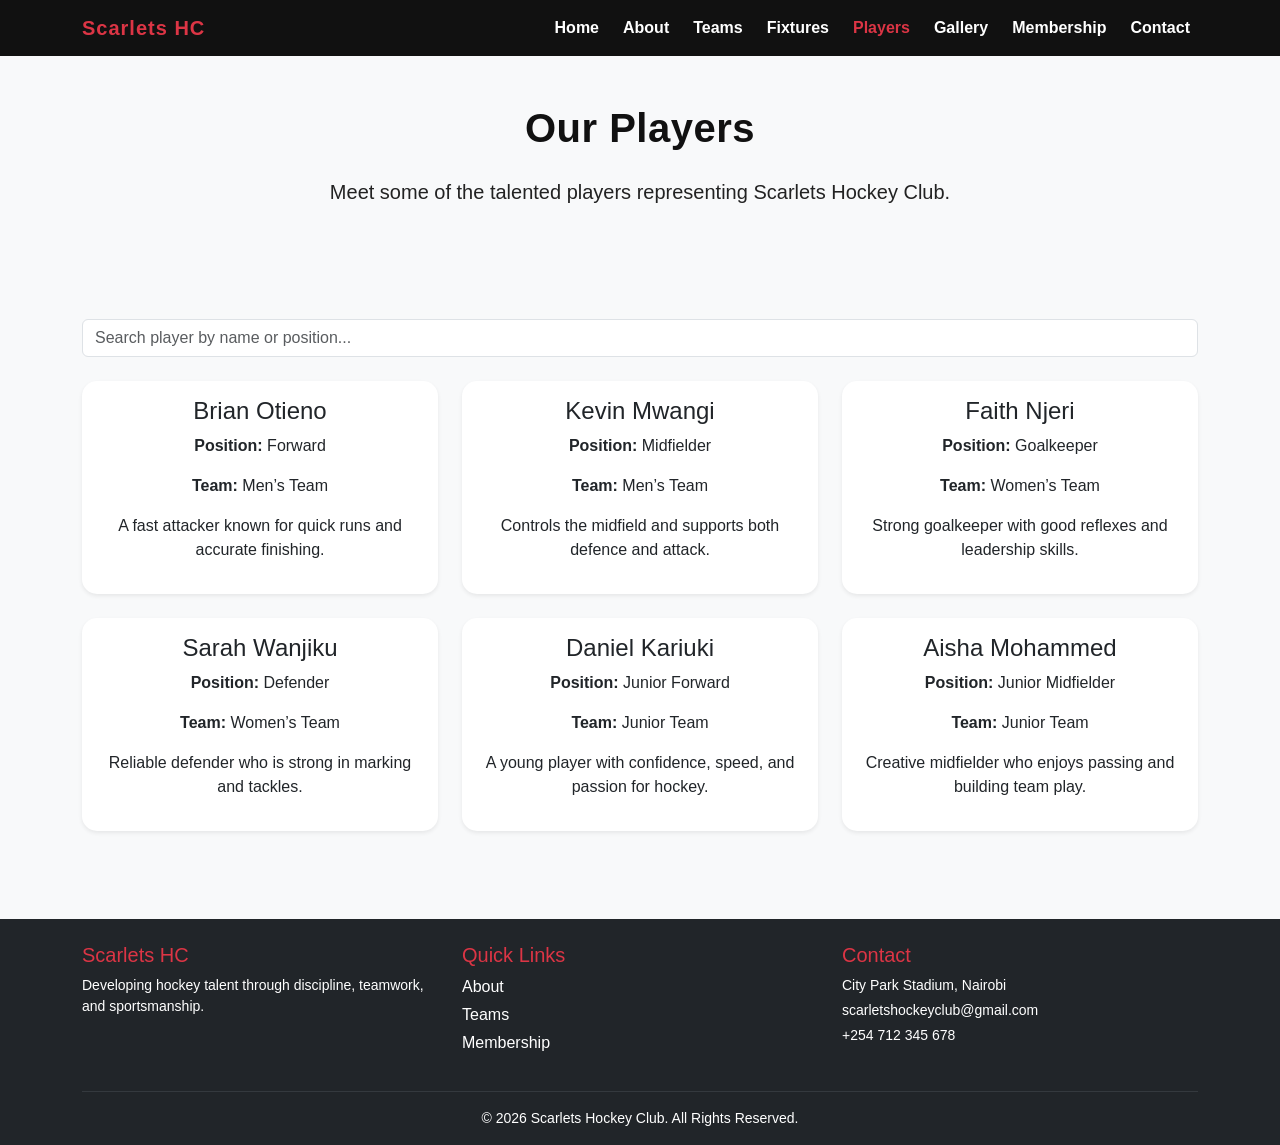
<file: players.html>
<!DOCTYPE html>
<html lang="en">
<head>
  <meta charset="UTF-8">
  <meta name="viewport" content="width=device-width, initial-scale=1.0">
  <title>Players - Scarlets Hockey Club</title>

  <link href="https://cdn.jsdelivr.net/npm/bootstrap@5.3.3/dist/css/bootstrap.min.css" rel="stylesheet">
  <link rel="stylesheet" href="css/style.css">
</head>
<body>

<nav class="navbar navbar-expand-lg navbar-dark bg-dark fixed-top">
  <div class="container">
    <a class="navbar-brand fw-bold" href="index.html">Scarlets HC</a>

    <button class="navbar-toggler" type="button" data-bs-toggle="collapse" data-bs-target="#navbarNav">
      <span class="navbar-toggler-icon"></span>
    </button>

    <div class="collapse navbar-collapse" id="navbarNav">
      <ul class="navbar-nav ms-auto">
        <li class="nav-item"><a class="nav-link" href="index.html">Home</a></li>
        <li class="nav-item"><a class="nav-link" href="about.html">About</a></li>
        <li class="nav-item"><a class="nav-link" href="teams.html">Teams</a></li>
        <li class="nav-item"><a class="nav-link" href="fixtures.html">Fixtures</a></li>
        <li class="nav-item"><a class="nav-link active" href="players.html">Players</a></li>
        <li class="nav-item"><a class="nav-link" href="gallery.html">Gallery</a></li>
        <li class="nav-item"><a class="nav-link" href="membership.html">Membership</a></li>
        <li class="nav-item"><a class="nav-link" href="contact.html">Contact</a></li>
      </ul>
    </div>
  </div>
</nav>

<section class="py-5 bg-light text-center">
  <div class="container">
    <h1 class="fw-bold">Our Players</h1>
    <p class="lead">Meet some of the talented players representing Scarlets Hockey Club.</p>
  </div>
</section>

<section class="container py-5">
  <div class="mb-4">
    <input type="text" id="playerSearch" class="form-control" placeholder="Search player by name or position...">
  </div>

  <div class="row g-4" id="playersList">

    <div class="col-md-4 player-card">
      <div class="card h-100 shadow-sm">
        <div class="card-body text-center">
          <h4 class="card-title">Brian Otieno</h4>
          <p><strong>Position:</strong> Forward</p>
          <p><strong>Team:</strong> Men’s Team</p>
          <p>A fast attacker known for quick runs and accurate finishing.</p>
        </div>
      </div>
    </div>

    <div class="col-md-4 player-card">
      <div class="card h-100 shadow-sm">
        <div class="card-body text-center">
          <h4 class="card-title">Kevin Mwangi</h4>
          <p><strong>Position:</strong> Midfielder</p>
          <p><strong>Team:</strong> Men’s Team</p>
          <p>Controls the midfield and supports both defence and attack.</p>
        </div>
      </div>
    </div>

    <div class="col-md-4 player-card">
      <div class="card h-100 shadow-sm">
        <div class="card-body text-center">
          <h4 class="card-title">Faith Njeri</h4>
          <p><strong>Position:</strong> Goalkeeper</p>
          <p><strong>Team:</strong> Women’s Team</p>
          <p>Strong goalkeeper with good reflexes and leadership skills.</p>
        </div>
      </div>
    </div>

    <div class="col-md-4 player-card">
      <div class="card h-100 shadow-sm">
        <div class="card-body text-center">
          <h4 class="card-title">Sarah Wanjiku</h4>
          <p><strong>Position:</strong> Defender</p>
          <p><strong>Team:</strong> Women’s Team</p>
          <p>Reliable defender who is strong in marking and tackles.</p>
        </div>
      </div>
    </div>

    <div class="col-md-4 player-card">
      <div class="card h-100 shadow-sm">
        <div class="card-body text-center">
          <h4 class="card-title">Daniel Kariuki</h4>
          <p><strong>Position:</strong> Junior Forward</p>
          <p><strong>Team:</strong> Junior Team</p>
          <p>A young player with confidence, speed, and passion for hockey.</p>
        </div>
      </div>
    </div>

    <div class="col-md-4 player-card">
      <div class="card h-100 shadow-sm">
        <div class="card-body text-center">
          <h4 class="card-title">Aisha Mohammed</h4>
          <p><strong>Position:</strong> Junior Midfielder</p>
          <p><strong>Team:</strong> Junior Team</p>
          <p>Creative midfielder who enjoys passing and building team play.</p>
        </div>
      </div>
    </div>

  </div>
</section>
<footer class="bg-dark text-white pt-4 pb-3">
  <div class="container">
    <div class="row text-center text-md-start">
      <div class="col-md-4 mb-3">
        <h5 class="text-danger">Scarlets HC</h5>
        <p class="small">Developing hockey talent through discipline, teamwork, and sportsmanship.</p>
      </div>

      <div class="col-md-4 mb-3">
        <h5 class="text-danger">Quick Links</h5>
        <p class="mb-1"><a href="about.html" class="text-white text-decoration-none">About</a></p>
        <p class="mb-1"><a href="teams.html" class="text-white text-decoration-none">Teams</a></p>
        <p class="mb-1"><a href="membership.html" class="text-white text-decoration-none">Membership</a></p>
      </div>

      <div class="col-md-4 mb-3">
        <h5 class="text-danger">Contact</h5>
        <p class="small mb-1">City Park Stadium, Nairobi</p>
        <p class="small mb-1">scarletshockeyclub@gmail.com</p>
        <p class="small mb-0">+254 712 345 678</p>
      </div>
    </div>

    <hr class="border-secondary">
    <p class="text-center small mb-0">&copy; 2026 Scarlets Hockey Club. All Rights Reserved.</p>
  </div>
</footer>

<script src="https://cdn.jsdelivr.net/npm/bootstrap@5.3.3/dist/js/bootstrap.bundle.min.js"></script>
<script src="js/script.js"></script>
</body>
</html>
</file>
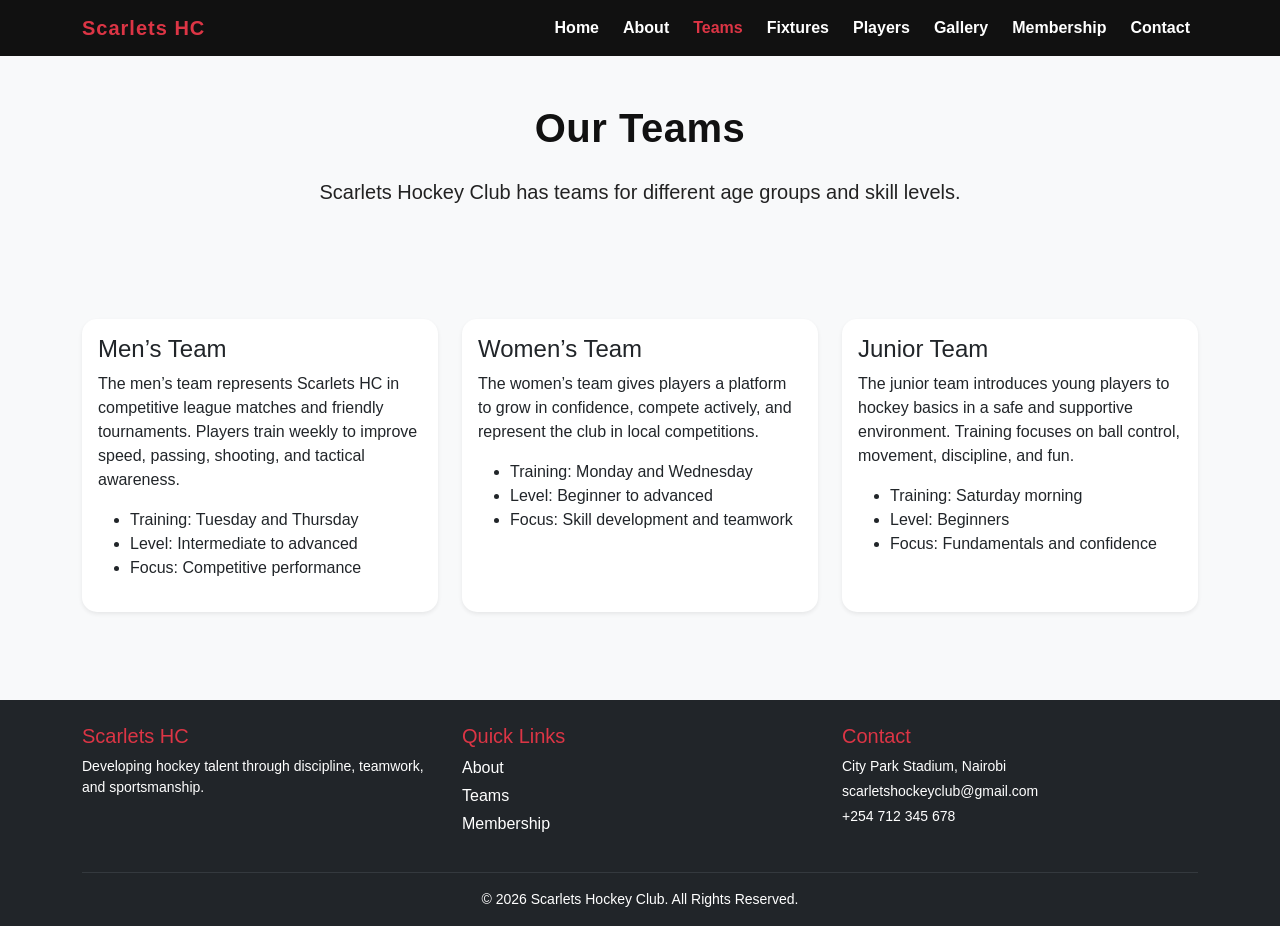
<file: teams.html>
<!DOCTYPE html>
<html lang="en">
<head>
  <meta charset="UTF-8">
  <meta name="viewport" content="width=device-width, initial-scale=1.0">
  <title>Teams - Scarlets Hockey Club</title>

  <link href="https://cdn.jsdelivr.net/npm/bootstrap@5.3.3/dist/css/bootstrap.min.css" rel="stylesheet">
  <link rel="stylesheet" href="css/style.css">
</head>
<body>

  <nav class="navbar navbar-expand-lg navbar-dark bg-dark fixed-top">
    <div class="container">
      <a class="navbar-brand fw-bold" href="index.html">Scarlets HC</a>

      <button class="navbar-toggler" type="button" data-bs-toggle="collapse" data-bs-target="#navbarNav">
        <span class="navbar-toggler-icon"></span>
      </button>

      <div class="collapse navbar-collapse" id="navbarNav">
        <ul class="navbar-nav ms-auto">
          <li class="nav-item"><a class="nav-link" href="index.html">Home</a></li>
          <li class="nav-item"><a class="nav-link" href="about.html">About</a></li>
          <li class="nav-item"><a class="nav-link active" href="teams.html">Teams</a></li>
          <li class="nav-item"><a class="nav-link" href="fixtures.html">Fixtures</a></li>
          <li class="nav-item"><a class="nav-link" href="players.html">Players</a></li>
          <li class="nav-item"><a class="nav-link" href="gallery.html">Gallery</a></li>
          <li class="nav-item"><a class="nav-link" href="membership.html">Membership</a></li>
          <li class="nav-item"><a class="nav-link" href="contact.html">Contact</a></li>
        </ul>
      </div>
    </div>
  </nav>

  <section class="py-5 bg-light text-center">
    <div class="container">
      <h1 class="fw-bold">Our Teams</h1>
      <p class="lead">Scarlets Hockey Club has teams for different age groups and skill levels.</p>
    </div>
  </section>

  <section class="py-5">
    <div class="container">
      <div class="row g-4">

        <div class="col-md-4">
          <div class="card h-100 shadow-sm">
            <div class="card-body">
              <h4 class="card-title">Men’s Team</h4>
              <p>
                The men’s team represents Scarlets HC in competitive league matches and friendly tournaments.
                Players train weekly to improve speed, passing, shooting, and tactical awareness.
              </p>
              <ul>
                <li>Training: Tuesday and Thursday</li>
                <li>Level: Intermediate to advanced</li>
                <li>Focus: Competitive performance</li>
              </ul>
            </div>
          </div>
        </div>

        <div class="col-md-4">
          <div class="card h-100 shadow-sm">
            <div class="card-body">
              <h4 class="card-title">Women’s Team</h4>
              <p>
                The women’s team gives players a platform to grow in confidence, compete actively,
                and represent the club in local competitions.
              </p>
              <ul>
                <li>Training: Monday and Wednesday</li>
                <li>Level: Beginner to advanced</li>
                <li>Focus: Skill development and teamwork</li>
              </ul>
            </div>
          </div>
        </div>

        <div class="col-md-4">
          <div class="card h-100 shadow-sm">
            <div class="card-body">
              <h4 class="card-title">Junior Team</h4>
              <p>
                The junior team introduces young players to hockey basics in a safe and supportive environment.
                Training focuses on ball control, movement, discipline, and fun.
              </p>
              <ul>
                <li>Training: Saturday morning</li>
                <li>Level: Beginners</li>
                <li>Focus: Fundamentals and confidence</li>
              </ul>
            </div>
          </div>
        </div>

      </div>
    </div>
  </section>

  <footer class="bg-dark text-white pt-4 pb-3">
  <div class="container">
    <div class="row text-center text-md-start">
      <div class="col-md-4 mb-3">
        <h5 class="text-danger">Scarlets HC</h5>
        <p class="small">Developing hockey talent through discipline, teamwork, and sportsmanship.</p>
      </div>

      <div class="col-md-4 mb-3">
        <h5 class="text-danger">Quick Links</h5>
        <p class="mb-1"><a href="about.html" class="text-white text-decoration-none">About</a></p>
        <p class="mb-1"><a href="teams.html" class="text-white text-decoration-none">Teams</a></p>
        <p class="mb-1"><a href="membership.html" class="text-white text-decoration-none">Membership</a></p>
      </div>

      <div class="col-md-4 mb-3">
        <h5 class="text-danger">Contact</h5>
        <p class="small mb-1">City Park Stadium, Nairobi</p>
        <p class="small mb-1">scarletshockeyclub@gmail.com</p>
        <p class="small mb-0">+254 712 345 678</p>
      </div>
    </div>

    <hr class="border-secondary">
    <p class="text-center small mb-0">&copy; 2026 Scarlets Hockey Club. All Rights Reserved.</p>
  </div>
</footer>

  <script src="https://cdn.jsdelivr.net/npm/bootstrap@5.3.3/dist/js/bootstrap.bundle.min.js"></script>
</body>
</html>
</file>
<file: css/style.css>
html {
    scroll-behavior: smooth;
}

body {
  padding-top: 56px;
  font-family: Arial, sans-serif;
  background-color: #f8f9fa;
  color: #222;
}

.navbar {
  background-color: #111 !important;
}

.navbar-brand {
  color: #dc3545 !important;
  letter-spacing: 1px;
}
.nav-link {
  color: #ffffff !important;
  font-weight: 600;
  margin-left: 8px;
  transition: color 0.3s ease;
}

.nav-link:hover,
.nav-link.active {
  color: #dc3545 !important;
}

.hero-section {
  min-height: 90vh;
  background: linear-gradient(rgba(0, 0, 0, 0.75), rgba(120, 0, 0, 0.65));
  background-size: cover;
  background-position: center;
}
.btn-warning:hover,
.btn-danger:hover {
  background-color: #111;
  border-color: #111;
  color: white;
  transform: translateY(-2px);
  transition: all 0.3s ease;
}

.btn-warning {
  background-color: #dc3545;
  border-color: #dc3545;
  color: white;
}

.btn-warning:hover,
.btn-danger:hover {
  background-color: #111;
  border-color: #111;
  color: white;
}

.card {
  border: none;
  border-radius: 15px;
  transition: transform 0.3s ease, box-shadow 0.3s ease;
}
.card:hover {
  transform: translateY(-8px) scale(1.02);
  box-shadow: 0 12px 25px rgba(0, 0, 0, 0.2) !important;
}
section h1,
section h2 {
  color: #111;
  margin-bottom: 25px;
  letter-spacing: 0.5px;
}
footer {
  margin-top: 40px;
  background-color: #111 !important;
}
.table-dark {
  background-color: #111 !important;
  letter-spacing: 0.5px;
  text-transform: uppercase;
}
.table-danger {
  background-color: #dc3545 !important;
  color: white;
}

.hero-slide {
    height: 90vh;
    position: relative;
}
.slide-one {
    background: linear-gradient(rgba(0,0,0,0.65), rgba(0,0,0,0.65)),
                url("../assets/images/home1.webp");
    background-size: cover;
    background-position: center;
}

.slide-two {
    background: linear-gradient(rgba(0,0,0,0.65), rgba(0,0,0,0.65)),
                url("../assets/images/home2.webp");
    background-size: cover;
    background-position: center;
}

.slide-three {
    background: linear-gradient(rgba(0,0,0,0.65), rgba(0,0,0,0.65)),
                url("../assets/images/home3.webp");
    background-size: cover;
    background-position: center;
}
.carousel-caption {
    bottom: 30%;
}

.carousel-caption h1,
.carousel-caption p {
  text-shadow: 2px 2px 8px rgba(0, 0, 0, 0.8);
}



.dark-mode {
    background-color: #121212;
    color: #ffffff;
}

.dark-mode section {
    background-color: #1a1a1a !important;
    color: white;
}

.dark-mode h1,
.dark-mode h2,
.dark-mode h3,
.dark-mode h4,
.dark-mode h5,
.dark-mode p,
.dark-mode li,
.dark-mode td,
.dark-mode th {
    color: white !important;
}

.dark-mode .card {
    background-color: #222;
    color: white;
}

.dark-mode .table {
    color: white;
}

.dark-mode footer {
    background-color: black !important;
}

.table {
    border-radius: 10px;
    overflow: hidden;
}

.table tbody tr:hover {
    background-color: rgba(220, 53, 69, 0.08);
    transition: background-color 0.3s ease;
}

.form-control:focus,
.form-select:focus {
    border-color: #dc3545;
    box-shadow: 0 0 8px rgba(220, 53, 69, 0.35);
}

footer a {
    transition: color 0.3s ease;
}

footer a:hover {
    color: #dc3545 !important;
}

@media (max-width: 768px) {
    section {
        padding-top: 3rem !important;
        padding-bottom: 3rem !important;
    }

    .carousel-caption {
        bottom: 20%;
    }

    .carousel-caption h1 {
        font-size: 2rem;
    }
}

form .btn {
    width: 100%;
    font-weight: 600;
    letter-spacing: 0.5px;
}


img {
    border-radius: 10px;
}
</file>
